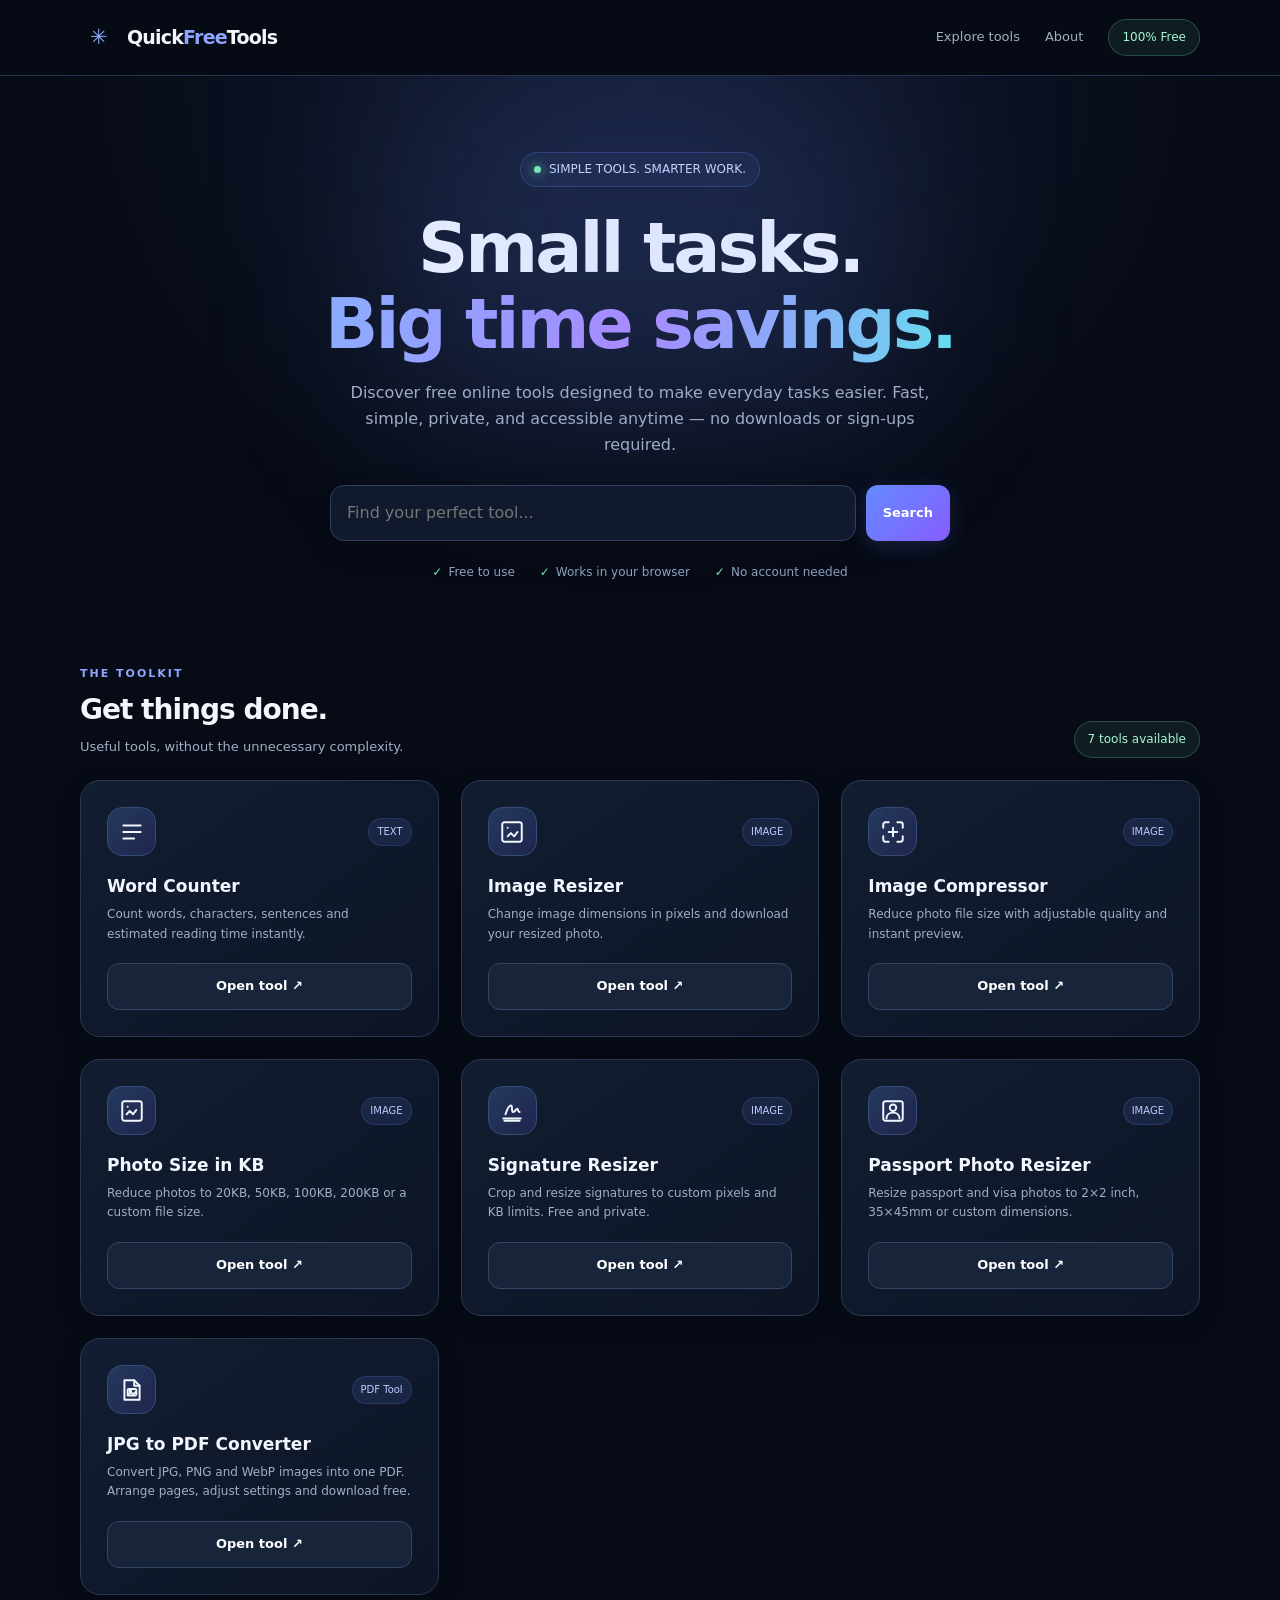
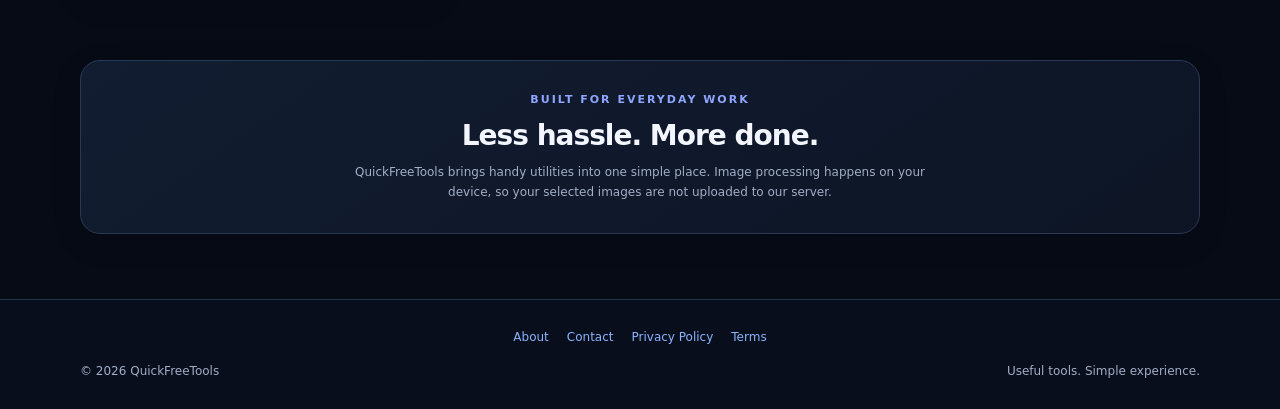
<file: index.html>
<!DOCTYPE html>
<html lang="en">
<head>
<meta charset="UTF-8">
<meta name="viewport" content="width=device-width, initial-scale=1.0">
<meta name="theme-color" content="#080d1b">
<meta name="robots" content="index, follow">
<meta name="description" content="Free online tools to count words, resize & compress images, reduce photo size in KB, resize passport photos, and convert JPG to PDF. Fast, private, and free to use.">
<title>QuickFreeTools — Smart Tools. Zero Cost.</title>
<link rel="canonical" href="https://quickfreetools.github.io/quickfreetools/">

<meta property="og:type" content="website">
<meta property="og:site_name" content="QuickFreeTools">
<meta property="og:title" content="QuickFreeTools - Free Online Tools">
<meta property="og:description" content="Free online tools to count words, resize & compress images, reduce photo size in KB, resize passport photos, and convert JPG to PDF.">
<meta property="og:url" content="https://quickfreetools.github.io/quickfreetools/">
<meta name="twitter:card" content="summary">
<meta name="twitter:title" content="QuickFreeTools - Free Online Tools">
<meta name="twitter:description" content="Free online tools to count words, resize images, compress photos and convert JPG to PDF.">

<script type="application/ld+json">
{
  "@context": "https://schema.org",
  "@type": "WebSite",
  "name": "QuickFreeTools",
  "url": "https://quickfreetools.github.io/quickfreetools/"
}
</script>
<script type="application/ld+json">
{
  "@context": "https://schema.org",
  "@type": "ItemList",
  "itemListElement": [
    {"@type":"SiteNavigationElement","position":1,"name":"Word Counter","url":"https://quickfreetools.github.io/quickfreetools/word-counter.html"},
    {"@type":"SiteNavigationElement","position":2,"name":"Image Resizer","url":"https://quickfreetools.github.io/quickfreetools/image-resizer.html"},
    {"@type":"SiteNavigationElement","position":3,"name":"Image Compressor","url":"https://quickfreetools.github.io/quickfreetools/image-compressor.html"},
    {"@type":"SiteNavigationElement","position":4,"name":"Photo Size in KB","url":"https://quickfreetools.github.io/quickfreetools/photo-size-in-kb.html"},
    {"@type":"SiteNavigationElement","position":5,"name":"Signature Resizer","url":"https://quickfreetools.github.io/quickfreetools/signature-resizer.html"},
    {"@type":"SiteNavigationElement","position":6,"name":"Passport Photo Resizer","url":"https://quickfreetools.github.io/quickfreetools/passport-photo-resizer.html"},
    {"@type":"SiteNavigationElement","position":7,"name":"JPG to PDF Converter","url":"https://quickfreetools.github.io/quickfreetools/jpg-to-pdf.html"}
  ]
}
</script>

<style>
:root{--bg:#080d1b;--panel:#10182a;--panel2:#141f35;--line:#24314a;--text:#f3f6ff;--muted:#98a6c1;--blue:#6485ff;--cyan:#49e0dc;--green:#76e6b2}
*{box-sizing:border-box}
html{scroll-behavior:smooth;scroll-padding-top:90px}
body{margin:0;background:var(--bg);color:var(--text);font-family:Inter,ui-sans-serif,system-ui,-apple-system,Arial,sans-serif;line-height:1.6}
button,input,textarea,select{font:inherit}
button{cursor:pointer}
a{color:inherit;text-decoration:none}
.wrap{width:min(1120px,92%);margin:auto}
nav{height:76px;border-bottom:1px solid var(--line);display:flex;align-items:center;position:sticky;top:0;background:#080d1bf2;backdrop-filter:blur(16px);z-index:10}
.navrow{display:flex;align-items:center;justify-content:space-between;gap:18px}
.logo{display:flex;align-items:center;gap:10px;font-weight:850;font-size:19px;letter-spacing:-.7px}
.logoicon{width:37px;height:37px;display:grid;place-items:center;border-radius:12px;background:linear-gradient(135deg,#6888ff,#48dedb);color:#081020;font-size:21px}
.logo em{font-style:normal;color:#8ea5ff}
.navlinks{display:flex;align-items:center;gap:25px;color:var(--muted);font-size:13px}
.navlinks a:hover{color:white}
.pill{border:1px solid #35466a;border-radius:30px;padding:8px 13px;color:#dce4ff;font-size:12px}
.hero{padding:76px 0 48px;text-align:center;position:relative;overflow:hidden}
.hero:before{content:"";position:absolute;width:500px;height:330px;left:50%;top:5px;transform:translateX(-50%);background:#4967ff20;filter:blur(90px);pointer-events:none}
.eyebrow{display:inline-flex;align-items:center;gap:8px;border:1px solid #30405f;background:#101a2c;border-radius:30px;padding:7px 13px;color:#b9c7ff;font-size:12px;position:relative}
.dot{width:7px;height:7px;border-radius:50%;background:var(--green);box-shadow:0 0 12px #76e6b2}
h1{font-size:clamp(38px,6.5vw,70px);line-height:1.08;letter-spacing:-3px;margin:24px 0 18px;font-weight:850}
.gradient{background:linear-gradient(100deg,#8ea5ff,#55dedb);background-clip:text;-webkit-background-clip:text;color:transparent}
.hero p{max-width:590px;margin:0 auto;color:var(--muted);font-size:16px}
.searchbox{display:flex;gap:10px;max-width:510px;margin:28px auto 0;position:relative}
.searchbox input{min-width:0;flex:1;background:#111a2b;border:1px solid #2c3b57;border-radius:13px;padding:14px 16px;color:white;outline:none}
.searchbox input:focus,textarea:focus,input:focus,select:focus{border-color:var(--blue)}
.btn{border:0;border-radius:11px;padding:12px 17px;background:linear-gradient(135deg,#718aff,#4c68ee);color:white;font-weight:750;font-size:13px;transition:transform .2s,filter .2s}
.btn:hover{filter:brightness(1.12);transform:translateY(-1px)}
.btn.secondary{background:#1a2740;border:1px solid #344563}
.btn:disabled{opacity:.45;cursor:not-allowed;transform:none}
.stats{display:flex;justify-content:center;gap:25px;flex-wrap:wrap;margin-top:22px;color:#91a2bf;font-size:12px}
.stats span:before{content:"✓";color:var(--green);margin-right:6px}
.section{padding:35px 0 65px}
.sectionhead{display:flex;align-items:end;justify-content:space-between;gap:20px;margin-bottom:22px}
.kicker{color:#8fa5ff;font-size:11px;text-transform:uppercase;letter-spacing:2px;font-weight:800}
h2{font-size:28px;letter-spacing:-1px;margin:5px 0}
.sub{color:var(--muted);font-size:13px;margin:0}
.grid{display:grid;grid-template-columns:repeat(3,minmax(0,1fr));gap:17px}
.card{background:linear-gradient(145deg,#121c30,#0e1627);border:1px solid var(--line);border-radius:18px;padding:23px;transition:border-color .2s,transform .2s;min-width:0}
.card:hover{border-color:#536cba;transform:translateY(-3px)}
.cardtop{display:flex;justify-content:space-between;align-items:center}
.toolicon{width:49px;height:49px;border-radius:15px;display:grid;place-items:center;font-size:24px;background:#202e51}
.tag{font-size:10px;color:#8ce7d4;background:#12312f;padding:5px 8px;border-radius:20px}
.card h3{font-size:17px;margin:17px 0 5px}
.card p{font-size:12px;color:var(--muted);min-height:40px;margin:0 0 18px}
.card .btn{display:block;width:100%;text-align:center}
.empty{color:var(--muted);font-size:13px;padding:12px 0}
footer{border-top:1px solid var(--line);padding:28px 0;color:var(--muted);font-size:12px}
.footerrow{display:flex;justify-content:space-between;gap:15px;flex-wrap:wrap}
.footerlinks{display:flex;gap:18px;flex-wrap:wrap;justify-content:center;margin-bottom:14px;font-size:12px}
.footerlinks a{color:#8ab4ff}
.footerlinks a:hover{color:white}
.skip-link{position:absolute;left:-999px;top:auto;background:var(--blue);color:white;padding:10px 16px;border-radius:8px;z-index:100}
.skip-link:focus{left:16px;top:16px}
@media(max-width:700px){.navlinks{gap:12px}.navlinks .hide{display:none}.hero{padding-top:55px}h1{letter-spacing:-1.8px}.grid{grid-template-columns:1fr}.card{padding:20px}.card p{min-height:0}.sectionhead{align-items:start;flex-direction:column}.stats{gap:12px}}
</style>
<link rel="stylesheet" href="premium.css">
</head>
<body>
<a class="skip-link" href="#main-content">Skip to main content</a>

<nav>
  <div class="wrap navrow">
    <a class="logo" href="./" aria-label="QuickFreeTools home"><span class="logoicon">✳</span><span>Quick<em>Free</em>Tools</span></a>
    <div class="navlinks">
      <a href="#tools">Explore tools</a>
      <a class="hide" href="about.html">About</a>
      <span class="pill">100% Free</span>
    </div>
  </div>
</nav>

<header class="hero">
  <div class="wrap">
    <div class="eyebrow"><span class="dot"></span> SIMPLE TOOLS. SMARTER WORK.</div>
    <h1>Small tasks.<br><span class="gradient">Big time savings.</span></h1>
<p>
Discover free online tools designed to make everyday tasks easier.
Fast, simple, private, and accessible anytime —
no downloads or sign-ups required.
</p>
    <div class="searchbox">
      <input id="search" type="search" placeholder="Find your perfect tool..." aria-label="Search tools">
      <button class="btn" onclick="searchTools()">Search</button>
    </div>
    <div class="stats"><span>Free to use</span><span>Works in your browser</span><span>No account needed</span></div>
  </div>
</header>

<main class="wrap" id="main-content">
<section class="section" id="tools">
  <div class="sectionhead">
    <div><div class="kicker">THE TOOLKIT</div><h2>Get things done.</h2><p class="sub">Useful tools, without the unnecessary complexity.</p></div>
    <span class="pill" id="toolcount">7 tools available</span>
  </div>
  <div class="grid" id="toolgrid">

    <article class="card" data-name="word counter text character sentence reading time">
      <div class="cardtop"><div class="toolicon">
  <svg width="26" height="26" viewBox="0 0 24 24" fill="none" stroke="currentColor" stroke-width="1.8" stroke-linecap="round" stroke-linejoin="round" aria-hidden="true">
    <path d="M4 6h16M4 12h16M4 18h10"/>
  </svg>
</div><span class="tag">TEXT</span></div>
      <h3>Word Counter</h3>
      <p>Count words, characters, sentences and estimated reading time instantly.</p>
      <a class="btn secondary" href="word-counter.html">Open tool ↗</a>
    </article>

    <article class="card" data-name="image resizer resize photo pixels dimensions jpg png webp">
      <div class="cardtop"><div class="toolicon">
  <svg width="26" height="26" viewBox="0 0 24 24" fill="none" stroke="currentColor" stroke-width="1.8" stroke-linecap="round" stroke-linejoin="round" aria-hidden="true">
    <rect x="3" y="3" width="18" height="18" rx="2"/>
    <path d="M8 16l3-3 3 3 3-4"/>
    <path d="M8 8h.01"/>
  </svg>
</div><span class="tag">IMAGE</span></div>
      <h3>Image Resizer</h3>
      <p>Change image dimensions in pixels and download your resized photo.</p>
      <a class="btn secondary" href="image-resizer.html">Open tool ↗</a>
    </article>

    <article class="card" data-name="image compressor compress reduce file size photo quality jpg webp">
      <div class="cardtop"><div class="toolicon">
  <svg width="26" height="26" viewBox="0 0 24 24" fill="none" stroke="currentColor" stroke-width="1.8" stroke-linecap="round" stroke-linejoin="round" aria-hidden="true">
    <path d="M8 3H5a2 2 0 0 0-2 2v3"/>
    <path d="M16 3h3a2 2 0 0 1 2 2v3"/>
    <path d="M3 16v3a2 2 0 0 0 2 2h3"/>
    <path d="M21 16v3a2 2 0 0 1-2 2h-3"/>
    <path d="M8 12h8M12 8v8"/>
  </svg>
</div><span class="tag">IMAGE</span></div>
      <h3>Image Compressor</h3>
      <p>Reduce photo file size with adjustable quality and instant preview.</p>
      <a class="btn secondary" href="image-compressor.html">Open tool ↗</a>
    </article>

    <article class="card" data-name="photo size in kb converter reduce image 20kb 50kb 100kb 200kb">
      <div class="cardtop"><div class="toolicon">
<svg width="26" height="26" viewBox="0 0 24 24" fill="none" stroke="currentColor" stroke-width="1.8" stroke-linecap="round" stroke-linejoin="round" aria-hidden="true">
<rect x="3" y="3" width="18" height="18" rx="2"/>
<path d="M7 15l3-3 3 3 3-4"/>
<path d="M8 8h.01"/>
</svg>
</div><span class="tag">IMAGE</span></div>
      <h3>Photo Size in KB</h3>
      <p>Reduce photos to 20KB, 50KB, 100KB, 200KB or a custom file size.</p>
      <a class="btn secondary" href="photo-size-in-kb.html">Open tool ↗</a>
    </article>

    <article class="card" data-name="signature resizer resize signature online crop signature pixels kb">
      <div class="cardtop"><div class="toolicon">
<svg width="26" height="26" viewBox="0 0 24 24" fill="none" stroke="currentColor" stroke-width="1.8" stroke-linecap="round" stroke-linejoin="round" aria-hidden="true">
<path d="M4 19h16"/>
<path d="M6 15c2-6 4-8 5-8 2 0 0 6 2 6 1 0 3-3 4-3 1 0 0 3 2 3"/>
<path d="M5 21h14"/>
</svg>
</div><span class="tag">IMAGE</span></div>
      <h3>Signature Resizer</h3>
      <p>Crop and resize signatures to custom pixels and KB limits. Free and private.</p>
      <a class="btn secondary" href="signature-resizer.html">Open tool ↗</a>
    </article>

    <article class="card" data-name="passport photo resizer visa photo maker 2x2 inch 35x45mm resize passport image">
      <div class="cardtop"><div class="toolicon">
<svg width="26" height="26" viewBox="0 0 24 24" fill="none" stroke="currentColor" stroke-width="1.8" stroke-linecap="round" stroke-linejoin="round" aria-hidden="true">
<rect x="3" y="3" width="18" height="18" rx="2"/>
<circle cx="12" cy="9" r="3"/>
<path d="M6 19c0-3.5 2.5-5.5 6-5.5s6 2 6 5.5"/>
</svg>
</div><span class="tag">IMAGE</span></div>
      <h3>Passport Photo Resizer</h3>
      <p>Resize passport and visa photos to 2×2 inch, 35×45mm or custom dimensions.</p>
      <a class="btn secondary" href="passport-photo-resizer.html">Open tool ↗</a>
    </article>

    <article class="card" data-name="jpg to pdf converter image to pdf png to pdf webp to pdf combine images">
      <div class="cardtop"><div class="toolicon">
      <svg width="26" height="26" viewBox="0 0 24 24" fill="none" stroke="currentColor" stroke-width="1.8" stroke-linecap="round" stroke-linejoin="round" aria-hidden="true">
        <path d="M5 3h9l5 5v13H5z"/>
        <path d="M14 3v5h5"/>
        <rect x="8" y="11" width="8" height="6" rx="1"/>
        <circle cx="10.5" cy="13" r=".7" fill="currentColor"/>
        <path d="m8 17 3-3 2 2 2-2 1 1"/>
      </svg>
    </div><span class="tag">PDF Tool</span></div>
      <h3>JPG to PDF Converter</h3>
      <p>Convert JPG, PNG and WebP images into one PDF. Arrange pages, adjust settings and download free.</p>
      <a class="btn secondary" href="jpg-to-pdf.html">Open tool ↗</a>
    </article>

  </div>
  <p id="noresults" class="empty" hidden>No matching tools found. Try another search.</p>
</section>

<section class="section" id="about" style="padding-top:0">
  <div class="card" style="text-align:center;padding:30px">
    <div class="kicker">BUILT FOR EVERYDAY WORK</div>
    <h2>Less hassle. More done.</h2>
    <p class="sub" style="max-width:580px;margin:0 auto">QuickFreeTools brings handy utilities into one simple place. Image processing happens on your device, so your selected images are not uploaded to our server.</p>
  </div>
</section>
</main>

<footer>
  <div class="wrap">
    <div class="footerlinks">
      <a href="about.html">About</a>
      <a href="contact.html">Contact</a>
      <a href="privacy-policy.html">Privacy Policy</a>
      <a href="terms.html">Terms</a>
    </div>
    <div class="footerrow">
      <span>© <span id="year"></span> QuickFreeTools</span>
      <span>Useful tools. Simple experience.</span>
    </div>
  </div>
</footer>

<script>
const $=id=>document.getElementById(id);
$('year').textContent=new Date().getFullYear();

const toolCountEl=$('toolcount');
if(toolCountEl){
  const count=document.querySelectorAll('#toolgrid .card').length;
  toolCountEl.textContent=count+' tools available';
}

function searchTools(){
  const q=$('search').value.trim().toLowerCase();
  let found=0;
  document.querySelectorAll('#toolgrid .card').forEach(card=>{
    const match=(card.dataset.name+' '+card.textContent).toLowerCase().includes(q);
    card.style.display=match?'':'none';
    if(match)found++;
  });
  $('noresults').hidden=found!==0;
}
$('search').addEventListener('input',searchTools);
$('search').addEventListener('keydown',e=>{if(e.key==='Enter')searchTools()});
</script>
</body>
</html>
</file>
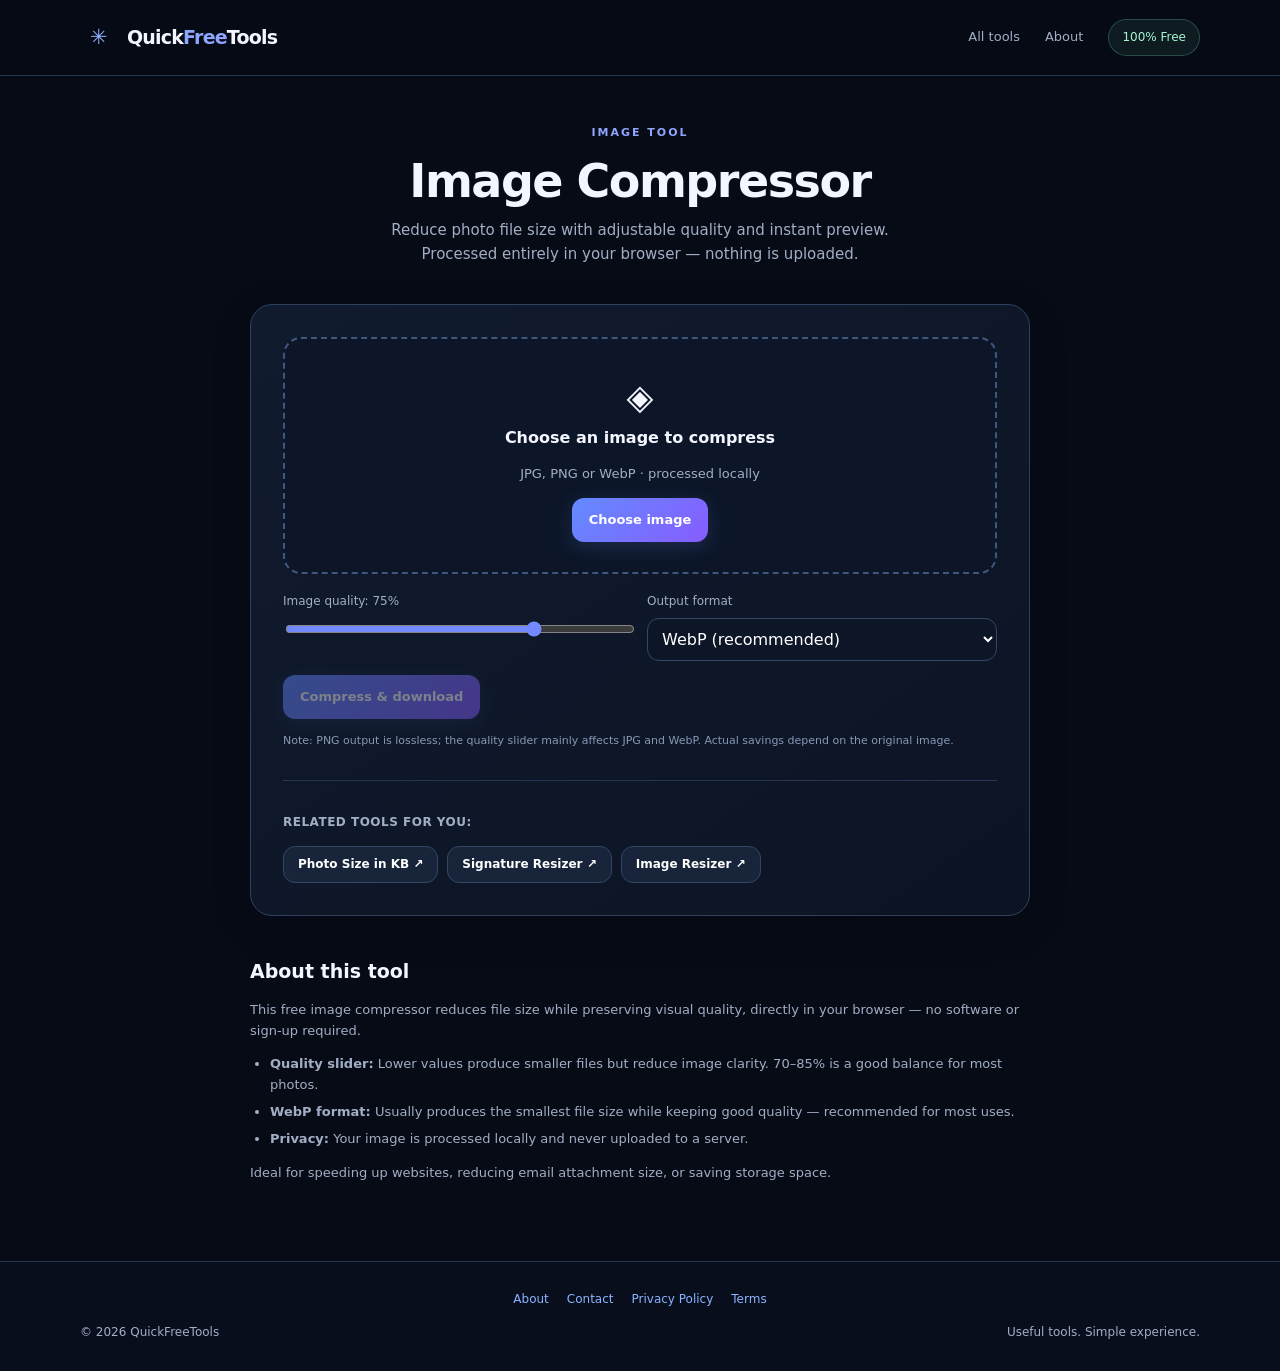
<file: image-compressor.html>
<!DOCTYPE html>
<html lang="en">
<head>
<meta charset="UTF-8">
<meta name="viewport" content="width=device-width, initial-scale=1.0">
<meta name="theme-color" content="#080d1b">
<meta name="robots" content="index, follow">
<meta name="description" content="Free online image compressor. Reduce photo file size with adjustable quality and instant preview. Supports JPG, PNG and WebP. Fast, private and no sign-up needed.">
<title>Image Compressor — Compress Photos Online Free | QuickFreeTools</title>
<link rel="canonical" href="https://quickfreetools.github.io/quickfreetools/image-compressor.html">

<meta property="og:type" content="website">
<meta property="og:site_name" content="QuickFreeTools">
<meta property="og:title" content="Image Compressor — Free Online Tool">
<meta property="og:description" content="Reduce photo file size with adjustable quality and instant preview. Free, private and easy to use.">
<meta property="og:url" content="https://quickfreetools.github.io/quickfreetools/image-compressor.html">
<meta name="twitter:card" content="summary">
<meta name="twitter:title" content="Image Compressor — Free Online Tool">
<meta name="twitter:description" content="Reduce photo file size with adjustable quality and instant preview.">

<script type="application/ld+json">
{
  "@context": "https://schema.org",
  "@type": "WebApplication",
  "name": "Image Compressor",
  "url": "https://quickfreetools.github.io/quickfreetools/image-compressor.html",
  "applicationCategory": "UtilityApplication",
  "operatingSystem": "Any",
  "offers": {
    "@type": "Offer",
    "price": "0",
    "priceCurrency": "USD"
  },
  "description": "Free online image compressor tool. Reduce photo file size with adjustable quality and instant preview."
}
</script>

<style>
:root{--bg:#080d1b;--panel:#10182a;--panel2:#141f35;--line:#24314a;--text:#f3f6ff;--muted:#98a6c1;--blue:#6485ff;--cyan:#49e0dc;--green:#76e6b2}
*{box-sizing:border-box}
html{scroll-behavior:smooth;scroll-padding-top:90px}
body{margin:0;background:var(--bg);color:var(--text);font-family:Inter,ui-sans-serif,system-ui,-apple-system,Arial,sans-serif;line-height:1.6}
button,input,textarea,select{font:inherit}
button{cursor:pointer}
a{color:inherit;text-decoration:none}
.wrap{width:min(1120px,92%);margin:auto}
nav{height:76px;border-bottom:1px solid var(--line);display:flex;align-items:center;position:sticky;top:0;background:#080d1bf2;backdrop-filter:blur(16px);z-index:10}
.navrow{display:flex;align-items:center;justify-content:space-between;gap:18px}
.logo{display:flex;align-items:center;gap:10px;font-weight:850;font-size:19px;letter-spacing:-.7px}
.logoicon{width:37px;height:37px;display:grid;place-items:center;border-radius:12px;background:linear-gradient(135deg,#6888ff,#48dedb);color:#081020;font-size:21px}
.logo em{font-style:normal;color:#8ea5ff}
.navlinks{display:flex;align-items:center;gap:25px;color:var(--muted);font-size:13px}
.navlinks a:hover{color:white}
.pill{border:1px solid #35466a;border-radius:30px;padding:8px 13px;color:#dce4ff;font-size:12px}
.pagehead{padding:48px 0 28px;text-align:center}
.kicker{color:#8fa5ff;font-size:11px;text-transform:uppercase;letter-spacing:2px;font-weight:800}
h1{font-size:clamp(30px,5vw,46px);line-height:1.1;letter-spacing:-1.5px;margin:14px 0 12px;font-weight:850}
.pagehead p{max-width:560px;margin:0 auto;color:var(--muted);font-size:15px}
.section{padding:10px 0 65px}
.btn{border:0;border-radius:11px;padding:12px 17px;background:linear-gradient(135deg,#718aff,#4c68ee);color:white;font-weight:750;font-size:13px;transition:transform .2s,filter .2s}
.btn:hover{filter:brightness(1.12);transform:translateY(-1px)}
.btn.secondary{background:#1a2740;border:1px solid #344563}
.btn:disabled{opacity:.45;cursor:not-allowed;transform:none}
.toolpanel{background:#10192b;border:1px solid #293853;border-radius:20px;padding:clamp(18px,4vw,32px);max-width:780px;margin:0 auto}
.dropzone{border:1px dashed #53658a;border-radius:15px;padding:30px 15px;text-align:center;background:#0b1425}
.dropzone .bigicon{font-size:35px}
.dropzone p{font-size:13px;color:var(--muted)}
.filelabel{display:inline-block;cursor:pointer}
.filelabel input{display:none}
.imagepreview{display:none;max-width:100%;max-height:300px;object-fit:contain;margin:18px auto;border-radius:10px}
.sub{color:var(--muted);font-size:13px;margin:0}
.options{display:grid;grid-template-columns:repeat(2,minmax(0,1fr));gap:14px;margin-top:18px}
.option label{display:block;color:var(--muted);font-size:12px;margin-bottom:6px}
.option input,.option select{width:100%;background:#080f1e;color:white;border:1px solid #2a3955;border-radius:10px;padding:10px}
.option input:focus,.option select:focus{border-color:var(--blue);outline:none}
.option input[type=range]{padding:0;accent-color:#738aff}
.rowtools{display:flex;gap:9px;flex-wrap:wrap;margin-top:14px}
.status{color:var(--green);font-size:13px;margin-top:13px;overflow-wrap:anywhere}
.notice{font-size:11px;color:#8798b5;margin-top:13px}
.related{margin-top:30px;border-top:1px solid var(--line);padding-top:20px;text-align:left}
.related p{font-size:12px;color:var(--muted);margin-bottom:12px;font-weight:700;letter-spacing:.5px}
.related .rowtools a{font-size:12px;padding:8px 14px;margin:0}
.infoblock{max-width:780px;margin:40px auto 0;color:var(--muted);font-size:13px}
.infoblock h2{color:var(--text);font-size:19px;margin-bottom:10px}
.infoblock ul{padding-left:20px}
.infoblock li{margin-bottom:6px}
footer{border-top:1px solid var(--line);padding:28px 0;color:var(--muted);font-size:12px}
.footerrow{display:flex;justify-content:space-between;gap:15px;flex-wrap:wrap}
.footerlinks{display:flex;gap:18px;flex-wrap:wrap;justify-content:center;margin-bottom:14px;font-size:12px}
.footerlinks a{color:#8ab4ff}
.footerlinks a:hover{color:white}
.skip-link{position:absolute;left:-999px;top:auto;background:var(--blue);color:white;padding:10px 16px;border-radius:8px;z-index:100}
.skip-link:focus{left:16px;top:16px}
@media(max-width:700px){.navlinks{gap:12px}.navlinks .hide{display:none}.options{grid-template-columns:1fr}}
</style>
<link rel="stylesheet" href="premium.css">
</head>
<body>
<a class="skip-link" href="#main-content">Skip to main content</a>

<nav>
  <div class="wrap navrow">
    <a class="logo" href="./" aria-label="QuickFreeTools home"><span class="logoicon">✳</span><span>Quick<em>Free</em>Tools</span></a>
    <div class="navlinks">
      <a href="./#tools">All tools</a>
      <a class="hide" href="about.html">About</a>
      <span class="pill">100% Free</span>
    </div>
  </div>
</nav>

<header class="pagehead">
  <div class="wrap">
    <div class="kicker">IMAGE TOOL</div>
    <h1>Image Compressor</h1>
    <p>Reduce photo file size with adjustable quality and instant preview. Processed entirely in your browser — nothing is uploaded.</p>
  </div>
</header>

<main class="wrap" id="main-content">
<section class="section">
  <div class="toolpanel">
    <div class="dropzone">
      <div class="bigicon">◈</div>
      <strong>Choose an image to compress</strong>
      <p>JPG, PNG or WebP · processed locally</p>
      <label class="btn filelabel">Choose image<input id="compressFile" type="file" accept="image/*"></label>
    </div>
    <img id="compressPreview" class="imagepreview" alt="Image compression preview">
    <p id="compressInfo" class="sub"></p>
    <div class="options">
      <div class="option"><label for="quality">Image quality: <span id="qualityValue">75%</span></label><input id="quality" type="range" min="10" max="100" value="75"></div>
      <div class="option"><label for="compressFormat">Output format</label><select id="compressFormat"><option value="image/webp">WebP (recommended)</option><option value="image/jpeg">JPG</option><option value="image/png">PNG</option></select></div>
    </div>
    <div class="rowtools"><button class="btn" id="compressBtn" onclick="processImage()" disabled>Compress & download</button></div>
    <p id="compressStatus" class="status" role="status"></p>
    <p class="notice">Note: PNG output is lossless; the quality slider mainly affects JPG and WebP. Actual savings depend on the original image.</p>

    <div class="related">
      <p>RELATED TOOLS FOR YOU:</p>
      <div class="rowtools">
        <a href="photo-size-in-kb.html" class="btn secondary">Photo Size in KB ↗</a>
        <a href="signature-resizer.html" class="btn secondary">Signature Resizer ↗</a>
        <a href="image-resizer.html" class="btn secondary">Image Resizer ↗</a>
      </div>
    </div>
  </div>

  <div class="infoblock">
    <h2>About this tool</h2>
    <p>This free image compressor reduces file size while preserving visual quality, directly in your browser — no software or sign-up required.</p>
    <ul>
      <li><strong>Quality slider:</strong> Lower values produce smaller files but reduce image clarity. 70–85% is a good balance for most photos.</li>
      <li><strong>WebP format:</strong> Usually produces the smallest file size while keeping good quality — recommended for most uses.</li>
      <li><strong>Privacy:</strong> Your image is processed locally and never uploaded to a server.</li>
    </ul>
    <p>Ideal for speeding up websites, reducing email attachment size, or saving storage space.</p>
  </div>
</section>
</main>

<footer>
  <div class="wrap">
    <div class="footerlinks">
      <a href="about.html">About</a>
      <a href="contact.html">Contact</a>
      <a href="privacy-policy.html">Privacy Policy</a>
      <a href="terms.html">Terms</a>
    </div>
    <div class="footerrow">
      <span>© <span id="year"></span> QuickFreeTools</span>
      <span>Useful tools. Simple experience.</span>
    </div>
  </div>
</footer>

<script>
const $=id=>document.getElementById(id);
$('year').textContent=new Date().getFullYear();

let imgState=null;

function formatBytes(n){
  if(n<1024)return n+' B';
  if(n<1048576)return (n/1024).toFixed(1)+' KB';
  return (n/1048576).toFixed(2)+' MB';
}
function loadImage(file){
  return new Promise((resolve,reject)=>{
    if(!file||!file.type.startsWith('image/')){reject(new Error('Please select a valid image.'));return}
    const url=URL.createObjectURL(file),img=new Image();
    img.onload=()=>resolve({img,url,file});
    img.onerror=()=>{URL.revokeObjectURL(url);reject(new Error('This image could not be opened.'))};
    img.src=url;
  });
}
async function selectImage(file){
  const status=$('compressStatus');
  status.textContent='';
  if(!file)return;
  try{
    const result=await loadImage(file);
    if(imgState?.url)URL.revokeObjectURL(imgState.url);
    imgState=result;
    $('compressPreview').src=result.url;
    $('compressPreview').style.display='block';
    $('compressInfo').textContent=`Original: ${result.img.naturalWidth} × ${result.img.naturalHeight} px · ${formatBytes(file.size)}`;
    if(file.size>25*1024*1024){
      $('compressInfo').textContent+=' · Large file, processing may take a moment.';
    }
    $('compressBtn').disabled=false;
  }catch(e){
    if(file.type && file.type.toLowerCase().includes('heic')){
      status.textContent='HEIC photos are not supported by browsers yet. Please convert to JPG first.';
    }else{
      status.textContent=e.message;
    }
  }
}
$('compressFile').addEventListener('change',e=>selectImage(e.target.files[0]));
$('quality').addEventListener('input',()=>{$('qualityValue').textContent=$('quality').value+'%'});

async function processImage(){
  const s=imgState,status=$('compressStatus'),btn=$('compressBtn');
  if(!s)return;
  const w=s.img.naturalWidth,h=s.img.naturalHeight;
  const format=$('compressFormat').value,quality=Number($('quality').value)/100;
  if(w*h>40000000){status.textContent='That output is very large. This image cannot be processed.';return}
  btn.disabled=true;status.textContent='Processing image…';
  try{
    const canvas=document.createElement('canvas');
    canvas.width=w;canvas.height=h;
    const ctx=canvas.getContext('2d');
    if(format==='image/jpeg'){ctx.fillStyle='#ffffff';ctx.fillRect(0,0,w,h)}
    ctx.drawImage(s.img,0,0,w,h);
    const blob=await new Promise((resolve,reject)=>{
      canvas.toBlob(b=>b?resolve(b):reject(new Error('Could not create output. Try another format.')),format,quality);
    });
    let ext=format==='image/jpeg'?'jpg':format==='image/png'?'png':'webp';
    const url=URL.createObjectURL(blob);
    const a=document.createElement('a');
    a.href=url;a.download=`quickfreetools-compress.${ext}`;
    document.body.appendChild(a);a.click();a.remove();
    setTimeout(()=>URL.revokeObjectURL(url),1500);
    status.textContent=`Done! Original ${formatBytes(s.file.size)} · New ${formatBytes(blob.size)} · ${blob.size<s.file.size?Math.round((1-blob.size/s.file.size)*100)+'% smaller':'output is not smaller this time'}.`;
  }catch(e){status.textContent=e.message||'Something went wrong. Please try again.'}
  finally{btn.disabled=false}
}
</script>
</body>
</html>
</file>
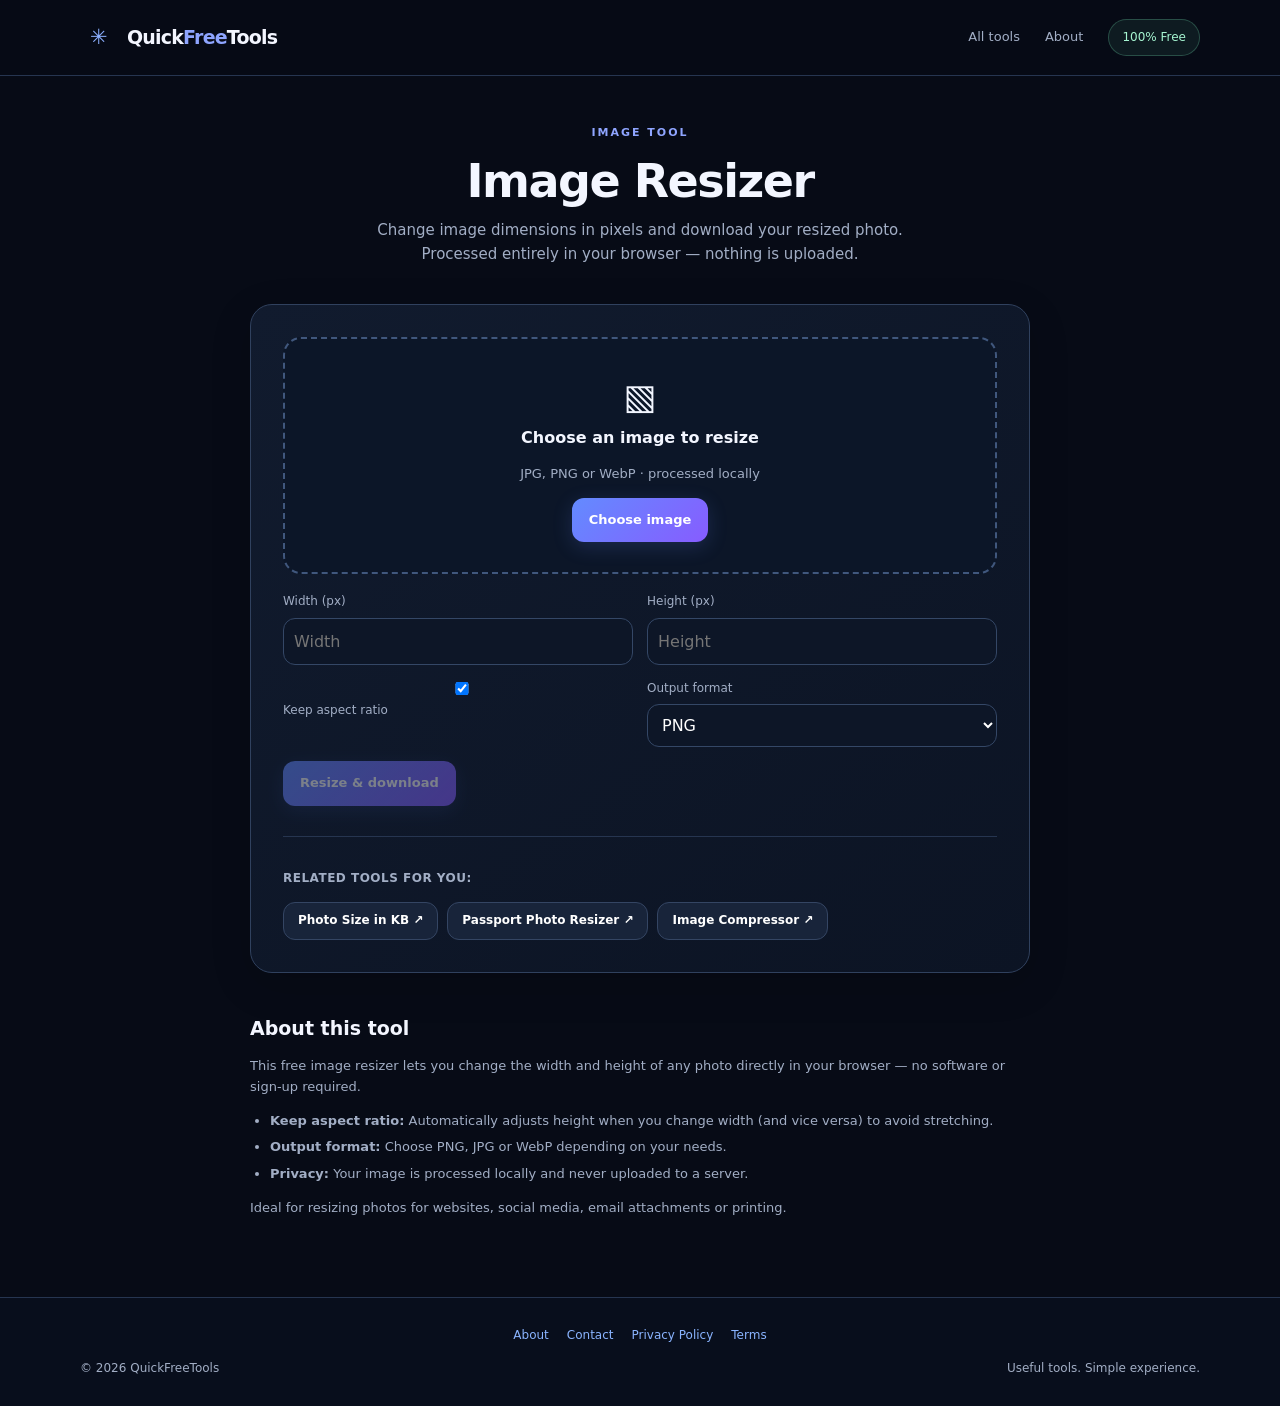
<file: image-resizer.html>
<!DOCTYPE html>
<html lang="en">
<head>
<meta charset="UTF-8">
<meta name="viewport" content="width=device-width, initial-scale=1.0">
<meta name="theme-color" content="#080d1b">
<meta name="robots" content="index, follow">
<meta name="description" content="Free online image resizer. Change image dimensions in pixels and download instantly. Supports JPG, PNG and WebP. Fast, private and no sign-up needed.">
<title>Image Resizer — Resize Photos Online Free | QuickFreeTools</title>
<link rel="canonical" href="https://quickfreetools.github.io/quickfreetools/image-resizer.html">

<meta property="og:type" content="website">
<meta property="og:site_name" content="QuickFreeTools">
<meta property="og:title" content="Image Resizer — Free Online Tool">
<meta property="og:description" content="Change image dimensions in pixels and download your resized photo. Free, private and easy to use.">
<meta property="og:url" content="https://quickfreetools.github.io/quickfreetools/image-resizer.html">
<meta name="twitter:card" content="summary">
<meta name="twitter:title" content="Image Resizer — Free Online Tool">
<meta name="twitter:description" content="Change image dimensions in pixels and download your resized photo.">

<script type="application/ld+json">
{
  "@context": "https://schema.org",
  "@type": "WebApplication",
  "name": "Image Resizer",
  "url": "https://quickfreetools.github.io/quickfreetools/image-resizer.html",
  "applicationCategory": "UtilityApplication",
  "operatingSystem": "Any",
  "offers": {
    "@type": "Offer",
    "price": "0",
    "priceCurrency": "USD"
  },
  "description": "Free online image resizer tool. Change image dimensions in pixels and download instantly."
}
</script>

<style>
:root{--bg:#080d1b;--panel:#10182a;--panel2:#141f35;--line:#24314a;--text:#f3f6ff;--muted:#98a6c1;--blue:#6485ff;--cyan:#49e0dc;--green:#76e6b2}
*{box-sizing:border-box}
html{scroll-behavior:smooth;scroll-padding-top:90px}
body{margin:0;background:var(--bg);color:var(--text);font-family:Inter,ui-sans-serif,system-ui,-apple-system,Arial,sans-serif;line-height:1.6}
button,input,textarea,select{font:inherit}
button{cursor:pointer}
a{color:inherit;text-decoration:none}
.wrap{width:min(1120px,92%);margin:auto}
nav{height:76px;border-bottom:1px solid var(--line);display:flex;align-items:center;position:sticky;top:0;background:#080d1bf2;backdrop-filter:blur(16px);z-index:10}
.navrow{display:flex;align-items:center;justify-content:space-between;gap:18px}
.logo{display:flex;align-items:center;gap:10px;font-weight:850;font-size:19px;letter-spacing:-.7px}
.logoicon{width:37px;height:37px;display:grid;place-items:center;border-radius:12px;background:linear-gradient(135deg,#6888ff,#48dedb);color:#081020;font-size:21px}
.logo em{font-style:normal;color:#8ea5ff}
.navlinks{display:flex;align-items:center;gap:25px;color:var(--muted);font-size:13px}
.navlinks a:hover{color:white}
.pill{border:1px solid #35466a;border-radius:30px;padding:8px 13px;color:#dce4ff;font-size:12px}
.pagehead{padding:48px 0 28px;text-align:center}
.kicker{color:#8fa5ff;font-size:11px;text-transform:uppercase;letter-spacing:2px;font-weight:800}
h1{font-size:clamp(30px,5vw,46px);line-height:1.1;letter-spacing:-1.5px;margin:14px 0 12px;font-weight:850}
.pagehead p{max-width:560px;margin:0 auto;color:var(--muted);font-size:15px}
.section{padding:10px 0 65px}
.btn{border:0;border-radius:11px;padding:12px 17px;background:linear-gradient(135deg,#718aff,#4c68ee);color:white;font-weight:750;font-size:13px;transition:transform .2s,filter .2s}
.btn:hover{filter:brightness(1.12);transform:translateY(-1px)}
.btn.secondary{background:#1a2740;border:1px solid #344563}
.btn:disabled{opacity:.45;cursor:not-allowed;transform:none}
.toolpanel{background:#10192b;border:1px solid #293853;border-radius:20px;padding:clamp(18px,4vw,32px);max-width:780px;margin:0 auto}
.dropzone{border:1px dashed #53658a;border-radius:15px;padding:30px 15px;text-align:center;background:#0b1425}
.dropzone .bigicon{font-size:35px}
.dropzone p{font-size:13px;color:var(--muted)}
.filelabel{display:inline-block;cursor:pointer}
.filelabel input{display:none}
.imagepreview{display:none;max-width:100%;max-height:300px;object-fit:contain;margin:18px auto;border-radius:10px}
.sub{color:var(--muted);font-size:13px;margin:0}
.options{display:grid;grid-template-columns:repeat(2,minmax(0,1fr));gap:14px;margin-top:18px}
.option label{display:block;color:var(--muted);font-size:12px;margin-bottom:6px}
.option input,.option select{width:100%;background:#080f1e;color:white;border:1px solid #2a3955;border-radius:10px;padding:10px}
.option input:focus,.option select:focus{border-color:var(--blue);outline:none}
.inline-check{width:auto;margin-right:6px}
.rowtools{display:flex;gap:9px;flex-wrap:wrap;margin-top:14px}
.status{color:var(--green);font-size:13px;margin-top:13px;overflow-wrap:anywhere}
.related{margin-top:30px;border-top:1px solid var(--line);padding-top:20px;text-align:left}
.related p{font-size:12px;color:var(--muted);margin-bottom:12px;font-weight:700;letter-spacing:.5px}
.related .rowtools a{font-size:12px;padding:8px 14px;margin:0}
.infoblock{max-width:780px;margin:40px auto 0;color:var(--muted);font-size:13px}
.infoblock h2{color:var(--text);font-size:19px;margin-bottom:10px}
.infoblock ul{padding-left:20px}
.infoblock li{margin-bottom:6px}
footer{border-top:1px solid var(--line);padding:28px 0;color:var(--muted);font-size:12px}
.footerrow{display:flex;justify-content:space-between;gap:15px;flex-wrap:wrap}
.footerlinks{display:flex;gap:18px;flex-wrap:wrap;justify-content:center;margin-bottom:14px;font-size:12px}
.footerlinks a{color:#8ab4ff}
.footerlinks a:hover{color:white}
.skip-link{position:absolute;left:-999px;top:auto;background:var(--blue);color:white;padding:10px 16px;border-radius:8px;z-index:100}
.skip-link:focus{left:16px;top:16px}
@media(max-width:700px){.navlinks{gap:12px}.navlinks .hide{display:none}.options{grid-template-columns:1fr}}
</style>
<link rel="stylesheet" href="premium.css">
</head>
<body>
<a class="skip-link" href="#main-content">Skip to main content</a>

<nav>
  <div class="wrap navrow">
    <a class="logo" href="./" aria-label="QuickFreeTools home"><span class="logoicon">✳</span><span>Quick<em>Free</em>Tools</span></a>
    <div class="navlinks">
      <a href="./#tools">All tools</a>
      <a class="hide" href="about.html">About</a>
      <span class="pill">100% Free</span>
    </div>
  </div>
</nav>

<header class="pagehead">
  <div class="wrap">
    <div class="kicker">IMAGE TOOL</div>
    <h1>Image Resizer</h1>
    <p>Change image dimensions in pixels and download your resized photo. Processed entirely in your browser — nothing is uploaded.</p>
  </div>
</header>

<main class="wrap" id="main-content">
<section class="section">
  <div class="toolpanel">
    <div class="dropzone">
      <div class="bigicon">▧</div>
      <strong>Choose an image to resize</strong>
      <p>JPG, PNG or WebP · processed locally</p>
      <label class="btn filelabel">Choose image<input id="resizeFile" type="file" accept="image/*"></label>
    </div>
    <img id="resizePreview" class="imagepreview" alt="Image resize preview">
    <p id="resizeInfo" class="sub"></p>
    <div class="options">
      <div class="option"><label for="resizeW">Width (px)</label><input id="resizeW" type="number" min="1" max="10000" placeholder="Width"></div>
      <div class="option"><label for="resizeH">Height (px)</label><input id="resizeH" type="number" min="1" max="10000" placeholder="Height"></div>
      <div class="option"><label><input id="keepRatio" type="checkbox" checked class="inline-check">Keep aspect ratio</label></div>
      <div class="option"><label for="resizeFormat">Output format</label><select id="resizeFormat"><option value="image/png">PNG</option><option value="image/jpeg">JPG</option><option value="image/webp">WebP</option></select></div>
    </div>
    <div class="rowtools"><button class="btn" id="resizeBtn" onclick="processImage()" disabled>Resize & download</button></div>
    <p id="resizeStatus" class="status" role="status"></p>

    <div class="related">
      <p>RELATED TOOLS FOR YOU:</p>
      <div class="rowtools">
        <a href="photo-size-in-kb.html" class="btn secondary">Photo Size in KB ↗</a>
        <a href="passport-photo-resizer.html" class="btn secondary">Passport Photo Resizer ↗</a>
        <a href="image-compressor.html" class="btn secondary">Image Compressor ↗</a>
      </div>
    </div>
  </div>

  <div class="infoblock">
    <h2>About this tool</h2>
    <p>This free image resizer lets you change the width and height of any photo directly in your browser — no software or sign-up required.</p>
    <ul>
      <li><strong>Keep aspect ratio:</strong> Automatically adjusts height when you change width (and vice versa) to avoid stretching.</li>
      <li><strong>Output format:</strong> Choose PNG, JPG or WebP depending on your needs.</li>
      <li><strong>Privacy:</strong> Your image is processed locally and never uploaded to a server.</li>
    </ul>
    <p>Ideal for resizing photos for websites, social media, email attachments or printing.</p>
  </div>
</section>
</main>

<footer>
  <div class="wrap">
    <div class="footerlinks">
      <a href="about.html">About</a>
      <a href="contact.html">Contact</a>
      <a href="privacy-policy.html">Privacy Policy</a>
      <a href="terms.html">Terms</a>
    </div>
    <div class="footerrow">
      <span>© <span id="year"></span> QuickFreeTools</span>
      <span>Useful tools. Simple experience.</span>
    </div>
  </div>
</footer>

<script>
const $=id=>document.getElementById(id);
$('year').textContent=new Date().getFullYear();

let imgState=null;

function formatBytes(n){
  if(n<1024)return n+' B';
  if(n<1048576)return (n/1024).toFixed(1)+' KB';
  return (n/1048576).toFixed(2)+' MB';
}
function loadImage(file){
  return new Promise((resolve,reject)=>{
    if(!file||!file.type.startsWith('image/')){reject(new Error('Please select a valid image.'));return}
    const url=URL.createObjectURL(file),img=new Image();
    img.onload=()=>resolve({img,url,file});
    img.onerror=()=>{URL.revokeObjectURL(url);reject(new Error('This image could not be opened.'))};
    img.src=url;
  });
}
async function selectImage(file){
  const status=$('resizeStatus');
  status.textContent='';
  if(!file)return;
  try{
    const result=await loadImage(file);
    if(imgState?.url)URL.revokeObjectURL(imgState.url);
    imgState=result;
    $('resizePreview').src=result.url;
    $('resizePreview').style.display='block';
    $('resizeInfo').textContent=`Original: ${result.img.naturalWidth} × ${result.img.naturalHeight} px · ${formatBytes(file.size)}`;
    if(file.size>25*1024*1024){
      $('resizeInfo').textContent+=' · Large file, processing may take a moment.';
    }
    $('resizeW').value=result.img.naturalWidth;
    $('resizeH').value=result.img.naturalHeight;
    $('resizeBtn').disabled=false;
  }catch(e){
    if(file.type && file.type.toLowerCase().includes('heic')){
      status.textContent='HEIC photos are not supported by browsers yet. Please convert to JPG first.';
    }else{
      status.textContent=e.message;
    }
  }
}
$('resizeFile').addEventListener('change',e=>selectImage(e.target.files[0]));

$('resizeW').addEventListener('input',()=>{
  if(imgState&&$('keepRatio').checked&&Number($('resizeW').value)>0){
    $('resizeH').value=Math.round(Number($('resizeW').value)*imgState.img.naturalHeight/imgState.img.naturalWidth);
  }
});
$('resizeH').addEventListener('input',()=>{
  if(imgState&&$('keepRatio').checked&&Number($('resizeH').value)>0){
    $('resizeW').value=Math.round(Number($('resizeH').value)*imgState.img.naturalWidth/imgState.img.naturalHeight);
  }
});

async function processImage(){
  const s=imgState,status=$('resizeStatus'),btn=$('resizeBtn');
  if(!s)return;
  const w=Number($('resizeW').value),h=Number($('resizeH').value);
  const format=$('resizeFormat').value,quality=.92;
  if(!Number.isInteger(w)||!Number.isInteger(h)||w<1||h<1||w>10000||h>10000){
    status.textContent='Enter width and height between 1 and 10000 pixels.';return;
  }
  if(w*h>40000000){status.textContent='That output is very large. Choose smaller dimensions.';return}
  btn.disabled=true;status.textContent='Processing image…';
  try{
    const canvas=document.createElement('canvas');
    canvas.width=w;canvas.height=h;
    const ctx=canvas.getContext('2d');
    if(format==='image/jpeg'){ctx.fillStyle='#ffffff';ctx.fillRect(0,0,w,h)}
    ctx.drawImage(s.img,0,0,w,h);
    const blob=await new Promise((resolve,reject)=>{
      canvas.toBlob(b=>b?resolve(b):reject(new Error('Could not create output. Try another format.')),format,quality);
    });
    let ext=format==='image/jpeg'?'jpg':format==='image/png'?'png':'webp';
    const url=URL.createObjectURL(blob);
    const a=document.createElement('a');
    a.href=url;a.download=`quickfreetools-resize.${ext}`;
    document.body.appendChild(a);a.click();a.remove();
    setTimeout(()=>URL.revokeObjectURL(url),1500);
    status.textContent=`Done! Your ${w} × ${h} px image has been downloaded (${formatBytes(blob.size)}).`;
  }catch(e){status.textContent=e.message||'Something went wrong. Please try again.'}
  finally{btn.disabled=false}
}
</script>
</body>
</html>
</file>
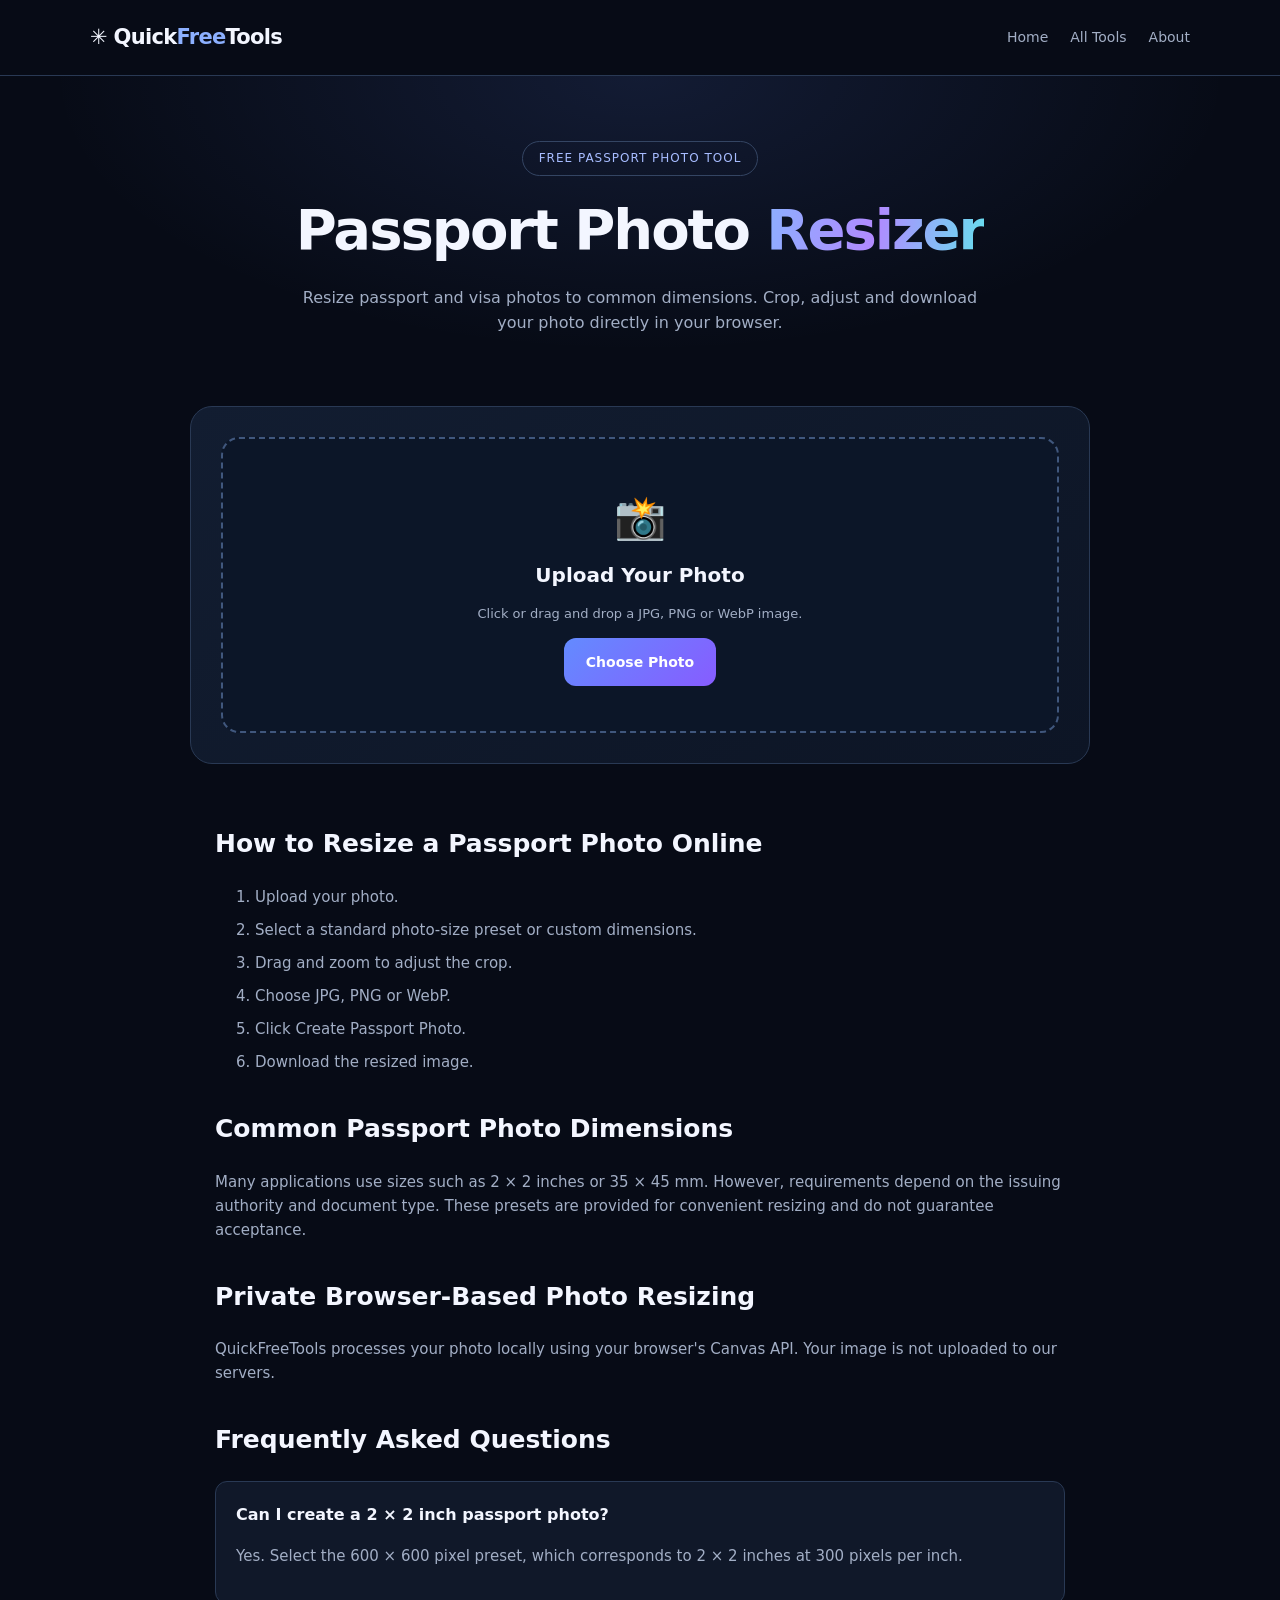
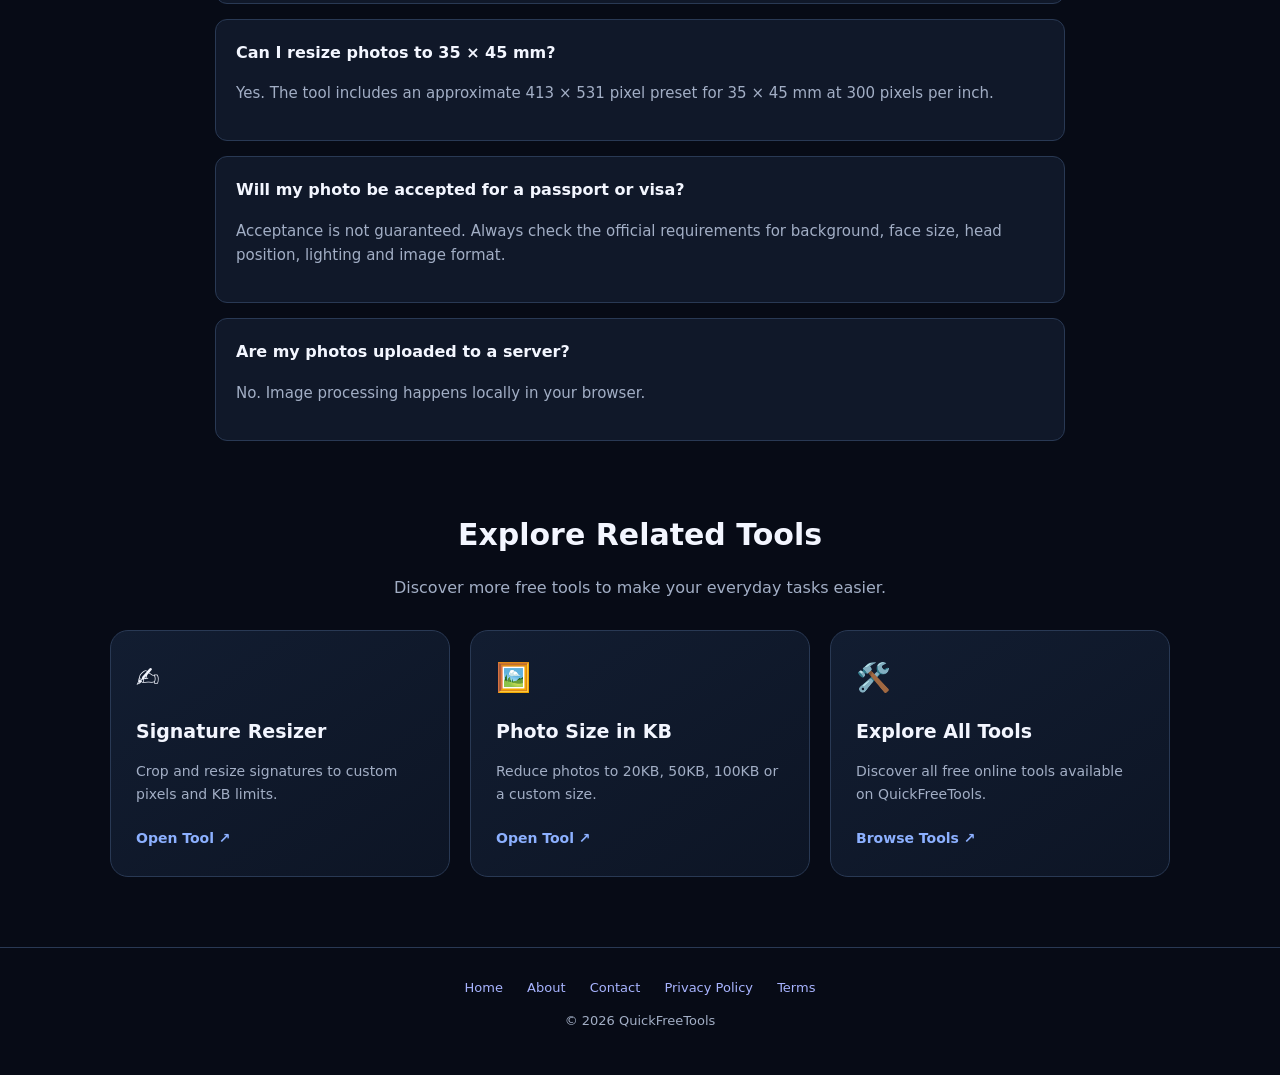
<file: passport-photo-resizer.html>
<!DOCTYPE html>
<html lang="en">
<head>
<meta charset="UTF-8">
<meta name="viewport" content="width=device-width, initial-scale=1">

<title>Passport Photo Resizer Online - Free Passport & Visa Photo Maker | QuickFreeTools</title>

<meta name="description" content="Resize passport and visa photos online. Create 2x2 inch, 35x45mm and custom-size photos. Free browser-based passport photo resizer.">

<link rel="canonical" href="https://quickfreetools.github.io/quickfreetools/passport-photo-resizer.html">

<meta property="og:type" content="website">
<meta property="og:title" content="Free Passport Photo Resizer | QuickFreeTools">
<meta property="og:description" content="Crop and resize passport photos to standard or custom dimensions online.">
<meta property="og:url" content="https://quickfreetools.github.io/quickfreetools/passport-photo-resizer.html">

<meta name="theme-color" content="#070b16">

<style>
:root{
--bg:#070b16;
--panel:#101829;
--panel2:#151f35;
--line:#293954;
--text:#f3f6ff;
--muted:#a2aec5;
--blue:#638bff;
--purple:#875cff;
--green:#73e6b2;
}

*{box-sizing:border-box}

body{
margin:0;
background:var(--bg);
color:var(--text);
font-family:Inter,system-ui,-apple-system,Arial,sans-serif;
line-height:1.6;
}

a{color:inherit;text-decoration:none}
button,input,select{font:inherit}

.container{
width:min(1100px,92%);
margin:auto;
}

nav{
background:#070b16;
border-bottom:1px solid var(--line);
}

.navbar{
min-height:75px;
display:flex;
align-items:center;
justify-content:space-between;
gap:20px;
}

.logo{
font-size:21px;
font-weight:850;
letter-spacing:-.7px;
}

.logo span{color:#8cb0ff}

.navlinks{
display:flex;
gap:22px;
font-size:14px;
color:var(--muted);
}

.hero{
text-align:center;
padding:65px 15px 40px;
background:radial-gradient(ellipse at top,rgba(99,139,255,.13),transparent 65%);
}

.badge{
display:inline-block;
border:1px solid #344563;
border-radius:30px;
padding:7px 16px;
color:#a7bcff;
font-size:12px;
letter-spacing:1px;
}

h1{
font-size:clamp(32px,5vw,56px);
line-height:1.15;
letter-spacing:-2px;
margin:22px 0;
}

.gradient{
background:linear-gradient(100deg,#8cb0ff,#b18aff,#66e0ef);
-webkit-background-clip:text;
background-clip:text;
color:transparent;
}

.hero p{
color:var(--muted);
max-width:680px;
margin:auto;
}

.toolbox{
background:linear-gradient(145deg,#121d31,#0d1525);
border:1px solid var(--line);
border-radius:22px;
padding:30px;
margin:30px auto 60px;
max-width:900px;
}

.dropzone{
border:2px dashed #40577d;
background:#0c1628;
border-radius:18px;
text-align:center;
padding:45px 20px;
cursor:pointer;
transition:.2s;
}

.dropzone:hover,
.dropzone.dragover{
border-color:var(--blue);
background:#14213a;
}

.uploadicon{font-size:42px}
.dropzone h2{font-size:20px;margin:8px 0}
.dropzone p{font-size:13px;color:var(--muted)}
input[type=file]{display:none}

.btn{
border:0;
background:linear-gradient(135deg,var(--blue),var(--purple));
color:white;
border-radius:12px;
padding:13px 22px;
font-size:14px;
font-weight:750;
cursor:pointer;
transition:.2s;
}

.btn:hover{filter:brightness(1.12)}
.btn:disabled{opacity:.5;cursor:not-allowed}

.btn.secondary{
background:#1a2740;
border:1px solid #344563;
}

.editor{display:none;margin-top:30px}
.editor.active{display:block}

.sectiontitle{
font-size:18px;
margin:28px 0 12px;
}

.fields{
display:grid;
grid-template-columns:repeat(2,minmax(0,1fr));
gap:16px;
margin-top:20px;
}

label{
display:block;
font-size:13px;
color:var(--muted);
margin-bottom:7px;
}

input[type=number],
select,
input[type=range]{
width:100%;
}

input[type=number],
select{
background:#0d1627;
color:white;
border:1px solid #344766;
border-radius:10px;
padding:13px;
}

input[type=range]{
accent-color:#638bff;
}

.croparea{
width:min(100%,480px);
aspect-ratio:1/1;
margin:20px auto;
background:#1a2740;
border:1px solid #40577d;
border-radius:14px;
overflow:hidden;
position:relative;
touch-action:none;
cursor:grab;
}

.croparea:active{cursor:grabbing}

.croparea img{
position:absolute;
max-width:none;
user-select:none;
-webkit-user-drag:none;
pointer-events:none;
}

.cropgrid{
position:absolute;
inset:0;
pointer-events:none;
background:
linear-gradient(to right,transparent 33.2%,rgba(255,255,255,.3) 33.33%,transparent 33.5%,transparent 66.5%,rgba(255,255,255,.3) 66.66%,transparent 66.8%),
linear-gradient(to bottom,transparent 33.2%,rgba(255,255,255,.3) 33.33%,transparent 33.5%,transparent 66.5%,rgba(255,255,255,.3) 66.66%,transparent 66.8%);
}

.crophelp{
text-align:center;
color:var(--muted);
font-size:13px;
}

.actions{
display:flex;
gap:12px;
flex-wrap:wrap;
margin-top:25px;
}

.status{
display:none;
margin-top:20px;
padding:15px;
background:#111c30;
border:1px solid #30415e;
border-radius:12px;
color:#b8caff;
overflow-wrap:anywhere;
}

.status.show{display:block}

.result{
display:none;
text-align:center;
background:#101f28;
border:1px solid #315a52;
padding:25px;
border-radius:16px;
margin-top:25px;
}

.result.active{display:block}
.result h2{color:var(--green);font-size:22px}

.result img{
max-width:100%;
max-height:350px;
border-radius:10px;
border:1px solid var(--line);
}

.info{
display:flex;
justify-content:center;
gap:15px;
flex-wrap:wrap;
margin:20px 0;
}

.infobox{
background:#151f35;
border:1px solid var(--line);
border-radius:12px;
padding:12px 20px;
min-width:130px;
}

.infobox strong{
display:block;
font-size:19px;
color:#8cb0ff;
}

.infobox span{
font-size:12px;
color:var(--muted);
}

.note{
color:var(--muted);
font-size:13px;
}

.content{
max-width:850px;
margin:60px auto;
}

.content h2{font-size:25px;margin-top:35px}
.content p,.content li{color:var(--muted);font-size:15px}
.content li{margin-bottom:9px}

.faq{
background:var(--panel);
border:1px solid var(--line);
border-radius:12px;
padding:20px;
margin:15px 0;
}

.faq h3{margin-top:0;font-size:16px}

footer{
border-top:1px solid var(--line);
padding:30px 15px;
text-align:center;
color:var(--muted);
font-size:13px;
}

footer a{margin:0 10px;color:#a8b4ff}

@media(max-width:600px){
.navlinks{gap:12px;font-size:12px}
.logo{font-size:17px}
.hero{padding:45px 10px 30px}
.toolbox{padding:18px}
.fields{grid-template-columns:1fr}
.actions{flex-direction:column}
.actions .btn{width:100%}
}
/* RELATED TOOLS */

.related-tools {
  max-width: 1100px;
  margin: 70px auto;
  padding: 0 20px;
  text-align: center;
}

.related-tools h2 {
  font-size: 30px;
  margin-bottom: 10px;
  color: #f3f6ff;
}

.related-desc {
  color: #a2aec5;
  margin-bottom: 30px;
}

.related-grid {
  display: grid;
  grid-template-columns: repeat(3, minmax(0, 1fr));
  gap: 20px;
}

.related-card {
  display: block;
  text-align: left;
  padding: 25px;
  border-radius: 18px;
  background: linear-gradient(145deg, #121d31, #0d1525);
  border: 1px solid #293954;
  text-decoration: none;
  transition: 0.25s ease;
}

.related-card:hover {
  border-color: #638bff;
  transform: translateY(-4px);
}

.related-icon {
  font-size: 28px;
  margin-bottom: 15px;
}

.related-card h3 {
  font-size: 19px;
  color: #f3f6ff;
  margin: 0 0 10px;
}

.related-card p {
  font-size: 14px;
  color: #a2aec5;
  margin-bottom: 20px;
}

.related-card span {
  color: #8cb0ff;
  font-weight: 700;
  font-size: 14px;
}

@media (max-width: 700px) {
  .related-grid {
    grid-template-columns: 1fr;
  }

  .related-tools h2 {
    font-size: 25px;
  }
}

@media (prefers-reduced-motion: reduce) {
  .related-card {
    transition: none;
  }
}
</style>
</head>

<body>

<nav>
<div class="container navbar">
<a class="logo" href="index.html">✳ Quick<span>Free</span>Tools</a>

<div class="navlinks">
<a href="index.html">Home</a>
<a href="index.html#tools">All Tools</a>
<a href="about.html">About</a>
</div>
</div>
</nav>

<header class="hero">
<div class="badge">FREE PASSPORT PHOTO TOOL</div>

<h1>Passport Photo <span class="gradient">Resizer</span></h1>

<p>
Resize passport and visa photos to common dimensions.
Crop, adjust and download your photo directly in your browser.
</p>
</header>

<main class="container">

<section class="toolbox" aria-label="Passport photo resizer">

<div class="dropzone" id="dropzone" role="button" tabindex="0">
<div class="uploadicon">📸</div>
<h2>Upload Your Photo</h2>
<p>Click or drag and drop a JPG, PNG or WebP image.</p>
<button type="button" class="btn" id="chooseBtn">Choose Photo</button>
</div>

<input id="fileInput" type="file" accept="image/jpeg,image/png,image/webp">

<div class="editor" id="editor">

<h2 class="sectiontitle">1. Select Photo Size</h2>

<div class="fields">

<div>
<label for="preset">Photo Size Preset</label>

<select id="preset">
<option value="600,600">2 × 2 inches (600 × 600 px at 300 DPI)</option>
<option value="413,531">35 × 45 mm (approx. 300 DPI)</option>
<option value="354,472">30 × 40 mm (approx. 300 DPI)</option>
<option value="custom">Custom Dimensions</option>
</select>
</div>

<div>
<label for="format">Output Format</label>
<select id="format">
<option value="image/jpeg">JPG</option>
<option value="image/png">PNG</option>
<option value="image/webp">WebP</option>
</select>
</div>

<div>
<label for="width">Width (pixels)</label>
<input id="width" type="number" min="1" max="5000" value="600">
</div>

<div>
<label for="height">Height (pixels)</label>
<input id="height" type="number" min="1" max="5000" value="600">
</div>

</div>

<h2 class="sectiontitle">2. Adjust Your Photo</h2>

<div class="croparea" id="croparea">
<img id="preview" alt="Photo crop preview">
<div class="cropgrid"></div>
</div>

<p class="crophelp">
Drag your photo to reposition it. Use the zoom slider to adjust the crop.
</p>

<label for="zoom">Zoom</label>
<input id="zoom" type="range" min="100" max="300" value="100">

<div class="actions">
<button class="btn secondary" id="resetPosition">Reset Position</button>
</div>

<h2 class="sectiontitle">3. Download Your Photo</h2>

<p class="note">
Photo requirements vary by country and application.
Always verify the latest official requirements before submitting.
This tool does not automatically verify face positioning, background or document compliance.
</p>

<div class="actions">
<button class="btn" id="createBtn">Create Passport Photo</button>
<button class="btn secondary" id="resetBtn">Choose Another Photo</button>
</div>

<div class="status" id="status" role="status" aria-live="polite"></div>

<div class="result" id="result">

<h2>✓ Your Photo Is Ready</h2>

<img id="resultPreview" alt="Resized passport photo">

<div class="info">

<div class="infobox">
<strong id="resultDimensions">600 × 600</strong>
<span>Dimensions</span>
</div>

<div class="infobox">
<strong id="resultSize">0 KB</strong>
<span>File Size</span>
</div>

</div>

<p class="note">
Check your photo against the official requirements before using it for an application.
</p>

<button class="btn" id="downloadBtn">Download Photo</button>

</div>

</div>
</section>

<section class="content">

<h2>How to Resize a Passport Photo Online</h2>

<ol>
<li>Upload your photo.</li>
<li>Select a standard photo-size preset or custom dimensions.</li>
<li>Drag and zoom to adjust the crop.</li>
<li>Choose JPG, PNG or WebP.</li>
<li>Click Create Passport Photo.</li>
<li>Download the resized image.</li>
</ol>

<h2>Common Passport Photo Dimensions</h2>

<p>
Many applications use sizes such as 2 × 2 inches or 35 × 45 mm.
However, requirements depend on the issuing authority and document type.
These presets are provided for convenient resizing and do not guarantee acceptance.
</p>

<h2>Private Browser-Based Photo Resizing</h2>

<p>
QuickFreeTools processes your photo locally using your browser's Canvas API.
Your image is not uploaded to our servers.
</p>

<h2>Frequently Asked Questions</h2>

<div class="faq">
<h3>Can I create a 2 × 2 inch passport photo?</h3>
<p>Yes. Select the 600 × 600 pixel preset, which corresponds to 2 × 2 inches at 300 pixels per inch.</p>
</div>

<div class="faq">
<h3>Can I resize photos to 35 × 45 mm?</h3>
<p>Yes. The tool includes an approximate 413 × 531 pixel preset for 35 × 45 mm at 300 pixels per inch.</p>
</div>

<div class="faq">
<h3>Will my photo be accepted for a passport or visa?</h3>
<p>Acceptance is not guaranteed. Always check the official requirements for background, face size, head position, lighting and image format.</p>
</div>

<div class="faq">
<h3>Are my photos uploaded to a server?</h3>
<p>No. Image processing happens locally in your browser.</p>
</div>

</section>

<section class="related-tools" aria-labelledby="related-title">

<h2 id="related-title">Explore Related Tools</h2>

<p class="related-desc">
Discover more free tools to make your everyday tasks easier.
</p>

<div class="related-grid">

<a href="signature-resizer.html" class="related-card">
<div class="related-icon">✍️</div>
<h3>Signature Resizer</h3>
<p>Crop and resize signatures to custom pixels and KB limits.</p>
<span>Open Tool ↗</span>
</a>

<a href="photo-size-in-kb.html" class="related-card">
<div class="related-icon">🖼️</div>
<h3>Photo Size in KB</h3>
<p>Reduce photos to 20KB, 50KB, 100KB or a custom size.</p>
<span>Open Tool ↗</span>
</a>

<a href="index.html#tools" class="related-card">
<div class="related-icon">🛠️</div>
<h3>Explore All Tools</h3>
<p>Discover all free online tools available on QuickFreeTools.</p>
<span>Browse Tools ↗</span>
</a>

</div>
</section>

</main>

<footer>
<a href="index.html">Home</a>
<a href="about.html">About</a>
<a href="contact.html">Contact</a>
<a href="privacy-policy.html">Privacy Policy</a>
<a href="terms.html">Terms</a>
<p>© 2026 QuickFreeTools</p>
</footer>

<script>
"use strict";

const $=id=>document.getElementById(id);

let sourceFile=null;
let sourceImage=null;
let sourceURL=null;
let resultBlob=null;
let resultURL=null;

let scale=1;
let zoom=1;
let offsetX=0;
let offsetY=0;

let dragging=false;
let lastX=0;
let lastY=0;

const croparea=$("croparea");
const preview=$("preview");
const fileInput=$("fileInput");
const dropzone=$("dropzone");

function showStatus(message){
$("status").textContent=message;
$("status").classList.add("show");
}

function clearResult(){
resultBlob=null;

if(resultURL){
URL.revokeObjectURL(resultURL);
resultURL=null;
}

$("resultPreview").removeAttribute("src");
$("result").classList.remove("active");
}

function resetTool(){
clearResult();

if(sourceURL){
URL.revokeObjectURL(sourceURL);
sourceURL=null;
}

sourceFile=null;
sourceImage=null;
fileInput.value="";
preview.removeAttribute("src");
$("editor").classList.remove("active");
$("status").classList.remove("show");
}

function updateAspect(){

const width=Number($("width").value);
const height=Number($("height").value);

if(width>0&&height>0){
croparea.style.aspectRatio=width+"/"+height;
}

if(sourceImage){
resetImagePosition();
}
}

function resetImagePosition(){

if(!sourceImage)return;

const cw=croparea.clientWidth;
const ch=croparea.clientHeight;

const iw=sourceImage.naturalWidth;
const ih=sourceImage.naturalHeight;

scale=Math.max(cw/iw,ch/ih);

zoom=1;
offsetX=0;
offsetY=0;

$("zoom").value=100;

renderPreview();
}

function renderPreview(){

if(!sourceImage)return;

const cw=croparea.clientWidth;
const ch=croparea.clientHeight;

const displayW=sourceImage.naturalWidth*scale*zoom;
const displayH=sourceImage.naturalHeight*scale*zoom;

const maxX=Math.max(0,(displayW-cw)/2);
const maxY=Math.max(0,(displayH-ch)/2);

offsetX=Math.max(-maxX,Math.min(maxX,offsetX));
offsetY=Math.max(-maxY,Math.min(maxY,offsetY));

preview.style.width=displayW+"px";
preview.style.height=displayH+"px";

preview.style.left=((cw-displayW)/2+offsetX)+"px";
preview.style.top=((ch-displayH)/2+offsetY)+"px";
}

function loadFile(file){

if(!file)return;

if(!["image/jpeg","image/png","image/webp"].includes(file.type)){
alert("Please upload a JPG, PNG or WebP image.");
return;
}

resetTool();

sourceFile=file;
sourceURL=URL.createObjectURL(file);

const img=new Image();

img.onload=()=>{

sourceImage=img;
preview.src=sourceURL;

$("editor").classList.add("active");

updateAspect();

};

img.onerror=()=>{
resetTool();
alert("Unable to open this image.");
};

img.src=sourceURL;
}

$("chooseBtn").addEventListener("click",e=>{
e.stopPropagation();
fileInput.click();
});

dropzone.addEventListener("click",()=>fileInput.click());

dropzone.addEventListener("keydown",e=>{
if(e.key==="Enter"||e.key===" "){
e.preventDefault();
fileInput.click();
}
});

fileInput.addEventListener("change",e=>{
loadFile(e.target.files[0]);
});

dropzone.addEventListener("dragover",e=>{
e.preventDefault();
dropzone.classList.add("dragover");
});

dropzone.addEventListener("dragleave",()=>{
dropzone.classList.remove("dragover");
});

dropzone.addEventListener("drop",e=>{
e.preventDefault();
dropzone.classList.remove("dragover");
loadFile(e.dataTransfer.files[0]);
});

$("preset").addEventListener("change",()=>{

const value=$("preset").value;

if(value!=="custom"){
const [w,h]=value.split(",").map(Number);
$("width").value=w;
$("height").value=h;
}

updateAspect();
});

["width","height"].forEach(id=>{
$(id).addEventListener("change",()=>{
$("preset").value="custom";
updateAspect();
});
});

$("zoom").addEventListener("input",()=>{

zoom=Number($("zoom").value)/100;
renderPreview();

});

croparea.addEventListener("pointerdown",e=>{

if(!sourceImage)return;

dragging=true;
lastX=e.clientX;
lastY=e.clientY;

croparea.setPointerCapture(e.pointerId);
});

croparea.addEventListener("pointermove",e=>{

if(!dragging)return;

offsetX+=e.clientX-lastX;
offsetY+=e.clientY-lastY;

lastX=e.clientX;
lastY=e.clientY;

renderPreview();
});

function stopDragging(){dragging=false}

croparea.addEventListener("pointerup",stopDragging);
croparea.addEventListener("pointercancel",stopDragging);

$("resetPosition").addEventListener("click",resetImagePosition);

$("resetBtn").addEventListener("click",resetTool);

function canvasToBlob(canvas,type,quality){

return new Promise((resolve,reject)=>{

canvas.toBlob(blob=>{

if(blob)resolve(blob);
else reject(new Error("Unable to create image."));

},type,quality);

});
}

async function setJpegDPI(blob, dpi = 300) {
  const buffer = await blob.arrayBuffer();
  const bytes = new Uint8Array(buffer);

  if (bytes[0] !== 0xFF || bytes[1] !== 0xD8) {
    throw new Error("Invalid JPEG file");
  }

  let pos = 2;

  while (pos + 4 < bytes.length) {
    if (bytes[pos] !== 0xFF) break;

    const marker = bytes[pos + 1];

    if (marker === 0xDA || marker === 0xD9) break;

    const length = (bytes[pos + 2] << 8) | bytes[pos + 3];

    if (length < 2 || pos + 2 + length > bytes.length) {
      break;
    }

    if (
      marker === 0xE0 &&
      length >= 16 &&
      bytes[pos + 4] === 0x4A &&
      bytes[pos + 5] === 0x46 &&
      bytes[pos + 6] === 0x49 &&
      bytes[pos + 7] === 0x46
    ) {
      bytes[pos + 11] = 1;

      bytes[pos + 12] = (dpi >> 8) & 255;
      bytes[pos + 13] = dpi & 255;

      bytes[pos + 14] = (dpi >> 8) & 255;
      bytes[pos + 15] = dpi & 255;

      return new Blob([bytes], { type: "image/jpeg" });
    }

    pos += 2 + length;
  }

  throw new Error("JPEG JFIF metadata not found");
}

async function createPhoto(){

if(!sourceImage){
showStatus("Please upload a photo first.");
return;
}

const width=Number($("width").value);
const height=Number($("height").value);

if(!Number.isInteger(width)||
!Number.isInteger(height)||
width<1||height<1||
width>5000||height>5000||
width*height>16000000){

showStatus("Enter valid dimensions up to 16 million pixels.");
return;
}

const button=$("createBtn");
button.disabled=true;

clearResult();
showStatus("Creating your photo...");

try{

const canvas=document.createElement("canvas");
canvas.width=width;
canvas.height=height;

const ctx=canvas.getContext("2d");

if(!ctx)throw new Error("Canvas is unavailable.");

const cw=croparea.clientWidth;
const ch=croparea.clientHeight;

if(cw<=0||ch<=0){
throw new Error("Crop area is unavailable.");
}

const displayW=sourceImage.naturalWidth*scale*zoom;
const displayH=sourceImage.naturalHeight*scale*zoom;

const left=(cw-displayW)/2+offsetX;
const top=(ch-displayH)/2+offsetY;

const sx=-left/(scale*zoom);
const sy=-top/(scale*zoom);

const sw=cw/(scale*zoom);
const sh=ch/(scale*zoom);

const format=$("format").value;

if(format==="image/jpeg"){
ctx.fillStyle="#ffffff";
ctx.fillRect(0,0,width,height);
}

ctx.imageSmoothingEnabled=true;
ctx.imageSmoothingQuality="high";

ctx.drawImage(
sourceImage,
sx,sy,sw,sh,
0,0,width,height
);

resultBlob = await canvasToBlob(canvas, format, .92);

if (format === "image/jpeg") {
  resultBlob = await setJpegDPI(resultBlob, 300);
}

resultURL=URL.createObjectURL(resultBlob);

$("resultPreview").src=resultURL;
$("resultDimensions").textContent=width+" × "+height;
$("resultSize").textContent=(resultBlob.size/1024).toFixed(2)+" KB";

$("result").classList.add("active");

showStatus("Photo created successfully.");

$("result").scrollIntoView({
behavior:"smooth",
block:"start"
});

}catch(error){

showStatus(error.message||"Something went wrong.");

}finally{

button.disabled=false;

}
}

$("createBtn").addEventListener("click",createPhoto);

$("downloadBtn").addEventListener("click",()=>{

if(!resultBlob||!resultURL)return;

const format=$("format").value;

const ext=
format==="image/png"?"png":
format==="image/webp"?"webp":"jpg";

const link=document.createElement("a");

link.href=resultURL;
link.download="quickfreetools-passport-photo."+ext;

document.body.appendChild(link);
link.click();
link.remove();
});

window.addEventListener("resize",()=>{
if(sourceImage)resetImagePosition();
});

window.addEventListener("pagehide",()=>{
if(sourceURL)URL.revokeObjectURL(sourceURL);
if(resultURL)URL.revokeObjectURL(resultURL);
});
</script>

</body>
</html>
</file>
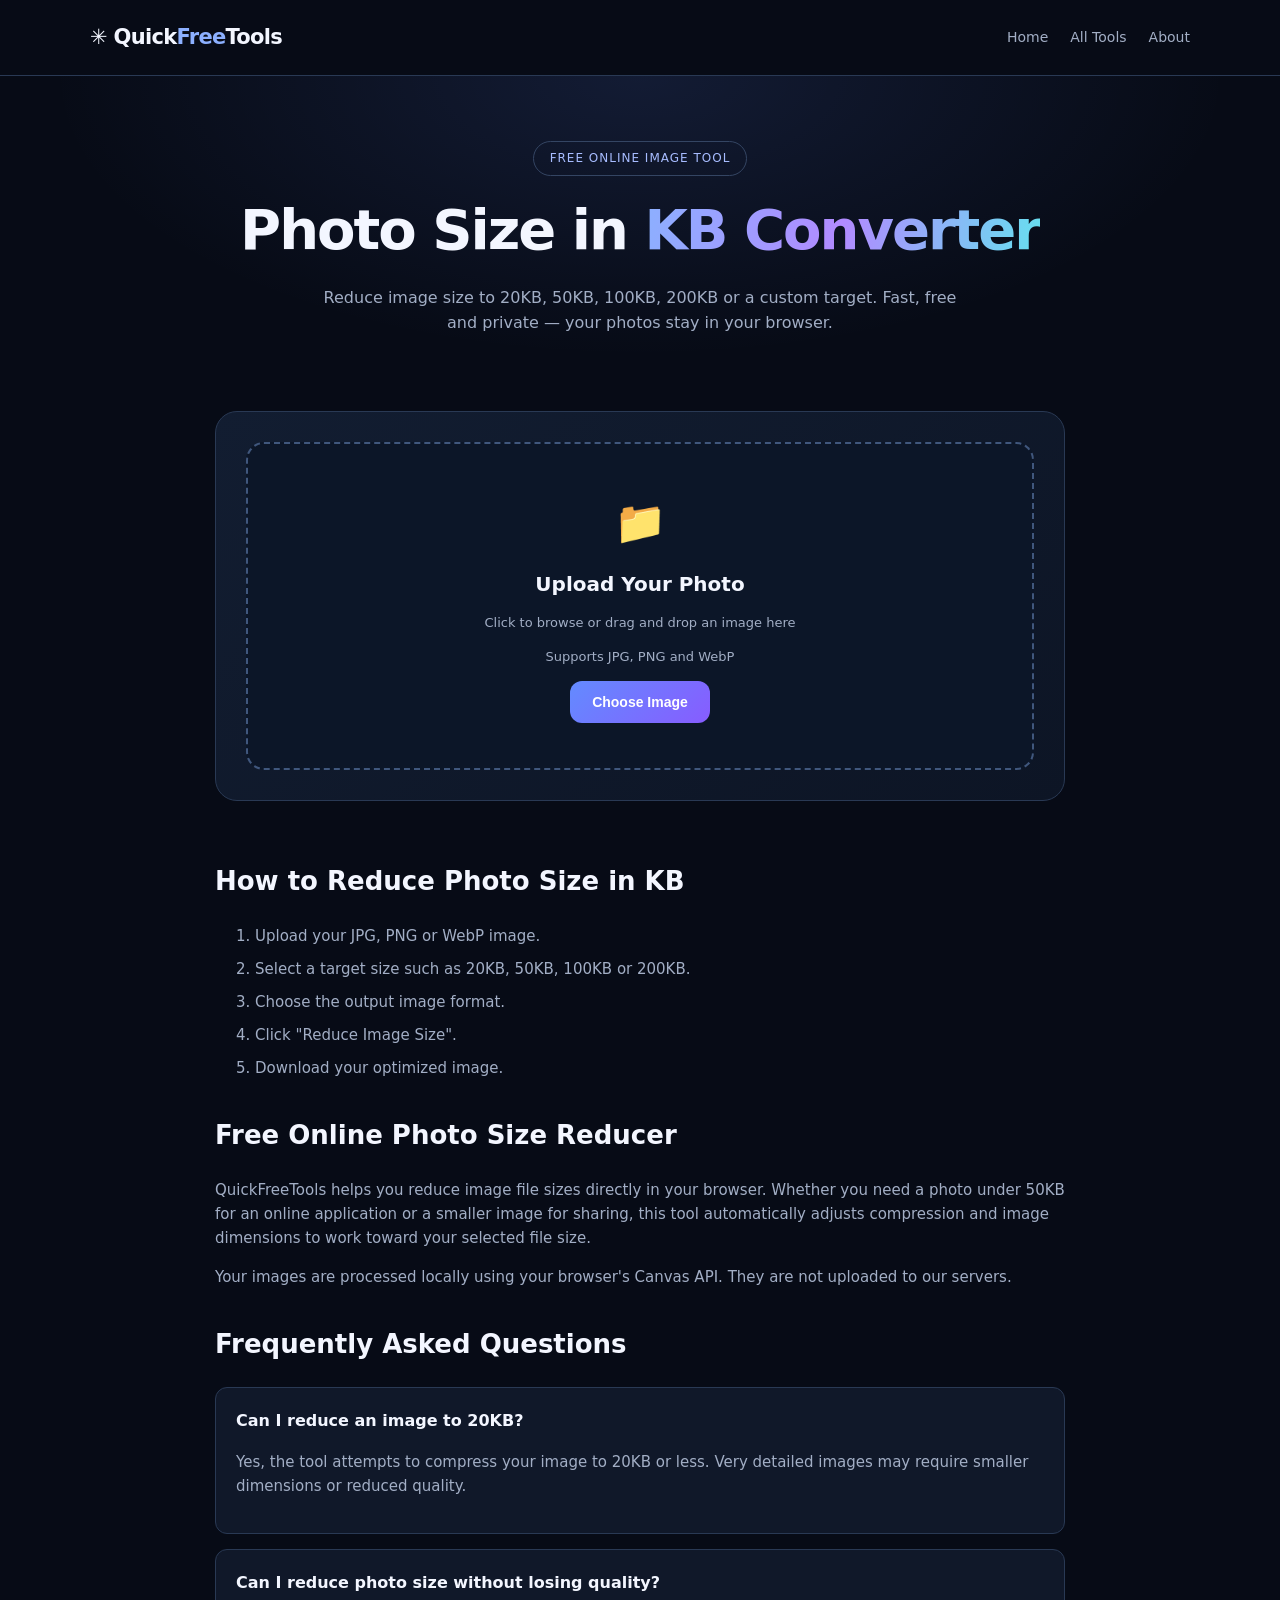
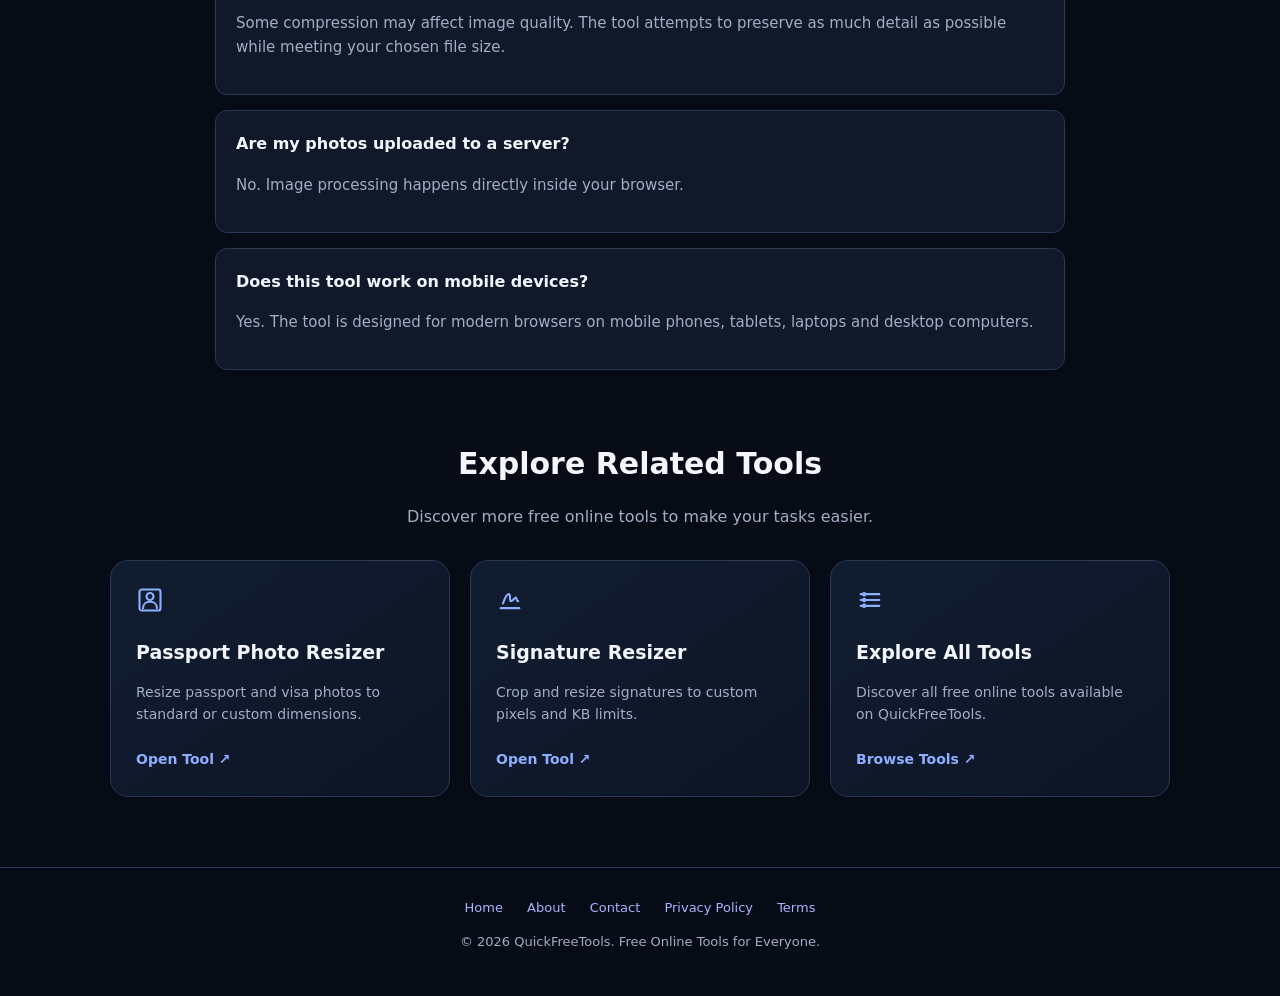
<file: photo-size-in-kb.html>
<!DOCTYPE html>
<html lang="en">
<head>
<meta charset="UTF-8">
<meta name="viewport" content="width=device-width, initial-scale=1.0">

<title>Photo Size in KB Converter - Free Online Image Size Reducer | QuickFreeTools</title>

<meta name="description" content="Reduce photo size to 20KB, 50KB, 100KB or 200KB online. Free image size reducer with custom KB limits. No upload required.">

<link rel="canonical" href="https://quickfreetools.github.io/quickfreetools/photo-size-in-kb.html">

<meta property="og:type" content="website">
<meta property="og:title" content="Photo Size in KB Converter - QuickFreeTools">
<meta property="og:description" content="Reduce image file size to your target KB online. Free, fast and private.">
<meta property="og:url" content="https://quickfreetools.github.io/quickfreetools/photo-size-in-kb.html">

<meta name="theme-color" content="#070b16">

<style>
:root{
--bg:#070b16;
--panel:#101829;
--panel2:#151f35;
--line:#293954;
--text:#f3f6ff;
--muted:#a2aec5;
--blue:#638bff;
--purple:#875cff;
--green:#73e6b2;
}

*{box-sizing:border-box}

body{
margin:0;
background:var(--bg);
color:var(--text);
font-family:Inter,system-ui,-apple-system,Arial,sans-serif;
line-height:1.6;
}

a{color:inherit;text-decoration:none}

.container{
width:min(1100px,92%);
margin:auto;
}

/* NAVIGATION */

nav{
border-bottom:1px solid var(--line);
background:#070b16;
}

.navbar{
min-height:75px;
display:flex;
align-items:center;
justify-content:space-between;
gap:20px;
}

.logo{
font-size:21px;
font-weight:850;
letter-spacing:-.7px;
}

.logo span{
color:#8cb0ff;
}

.navlinks{
display:flex;
gap:22px;
font-size:14px;
color:var(--muted);
}

/* HERO */

.hero{
text-align:center;
padding:65px 15px 45px;
background:radial-gradient(
ellipse at top,
rgba(99,139,255,.13),
transparent 65%
);
}

.badge{
display:inline-block;
border:1px solid #344563;
border-radius:30px;
padding:7px 16px;
color:#a7bcff;
font-size:12px;
letter-spacing:1px;
}

h1{
font-size:clamp(32px,5vw,56px);
line-height:1.15;
letter-spacing:-2px;
margin:22px 0;
}

.gradient{
background:linear-gradient(100deg,#8cb0ff,#b18aff,#66e0ef);
-webkit-background-clip:text;
background-clip:text;
color:transparent;
}

.hero p{
color:var(--muted);
max-width:650px;
margin:auto;
}

/* TOOL */

.toolbox{
background:linear-gradient(145deg,#121d31,#0d1525);
border:1px solid var(--line);
border-radius:22px;
padding:30px;
margin:30px auto 60px;
max-width:850px;
}

.dropzone{
border:2px dashed #40577d;
background:#0c1628;
border-radius:18px;
text-align:center;
padding:45px 20px;
cursor:pointer;
transition:.2s;
}

.dropzone:hover,
.dropzone.dragover{
border-color:var(--blue);
background:#14213a;
}

.uploadicon{
font-size:42px;
margin-bottom:12px;
}

.dropzone h2{
font-size:20px;
margin:5px 0;
}

.dropzone p{
font-size:13px;
color:var(--muted);
}

input[type=file]{display:none}

.btn{
border:0;
background:linear-gradient(135deg,var(--blue),var(--purple));
color:white;
border-radius:12px;
padding:13px 22px;
font-weight:750;
font-size:14px;
cursor:pointer;
transition:.2s;
}

.btn:hover{
filter:brightness(1.12);
}

.btn:disabled{
opacity:.5;
cursor:not-allowed;
}

.btn.secondary{
background:#1a2740;
border:1px solid #344563;
}

.controls{
display:none;
margin-top:30px;
}

.controls.active{display:block}

.preview{
text-align:center;
margin-bottom:25px;
}

.preview img{
max-width:100%;
max-height:300px;
border-radius:12px;
border:1px solid var(--line);
}

.info{
display:flex;
justify-content:center;
gap:20px;
flex-wrap:wrap;
margin-top:15px;
}

.infobox{
background:#151f35;
padding:12px 20px;
border:1px solid var(--line);
border-radius:12px;
text-align:center;
min-width:130px;
}

.infobox strong{
display:block;
color:#8cb0ff;
font-size:20px;
}

.infobox span{
font-size:12px;
color:var(--muted);
}

.sectiontitle{
font-size:17px;
margin-bottom:12px;
font-weight:750;
}

.presets{
display:grid;
grid-template-columns:repeat(4,1fr);
gap:10px;
margin-bottom:20px;
}

.preset{
background:#18243a;
border:1px solid #344563;
color:white;
padding:13px;
border-radius:10px;
cursor:pointer;
}

.preset.active{
border-color:#8cb0ff;
background:#283e68;
}

.fields{
display:grid;
grid-template-columns:1fr 1fr;
gap:15px;
margin-bottom:25px;
}

label{
display:block;
font-size:13px;
color:var(--muted);
margin-bottom:7px;
}

input[type=number],
select{
width:100%;
background:#0d1627;
color:white;
border:1px solid #344766;
border-radius:10px;
padding:13px;
font-size:14px;
}

.actions{
display:flex;
gap:12px;
flex-wrap:wrap;
}

.status{
margin-top:20px;
padding:15px;
border-radius:12px;
background:#111c30;
color:#a9c5ff;
display:none;
overflow-wrap:anywhere;
}

.status.show{display:block}

.result{
display:none;
margin-top:25px;
padding:22px;
background:#101f28;
border:1px solid #315a52;
border-radius:15px;
text-align:center;
}

.result.active{display:block}

.result h3{
color:var(--green);
margin-top:0;
}

.result img{
max-width:100%;
max-height:250px;
border-radius:10px;
margin-bottom:15px;
}

/* CONTENT */

.content{
max-width:850px;
margin:60px auto;
}

.content h2{
font-size:26px;
margin-top:35px;
}

.content p,
.content li{
color:var(--muted);
font-size:15px;
}

.content li{margin-bottom:9px}

.faq{
background:var(--panel);
border:1px solid var(--line);
border-radius:12px;
padding:20px;
margin:15px 0;
}

.faq h3{
margin-top:0;
font-size:16px;
}

footer{
border-top:1px solid var(--line);
padding:30px 15px;
text-align:center;
color:var(--muted);
font-size:13px;
}

footer a{
margin:0 10px;
color:#a8b4ff;
}

@media(max-width:600px){
.navlinks{gap:12px;font-size:12px}
.logo{font-size:17px}
.hero{padding:45px 10px 30px}
.toolbox{padding:18px}
.presets{grid-template-columns:repeat(2,1fr)}
.fields{grid-template-columns:1fr}
.actions{flex-direction:column}
.actions .btn{width:100%}
}
/* RELATED TOOLS */

.related-tools {
  max-width: 1100px;
  margin: 70px auto;
  padding: 0 20px;
  text-align: center;
}

.related-tools h2 {
  font-size: 30px;
  margin-bottom: 10px;
  color: #f3f6ff;
}

.related-desc {
  color: #a2aec5;
  margin-bottom: 30px;
}

.related-grid {
  display: grid;
  grid-template-columns: repeat(3, minmax(0, 1fr));
  gap: 20px;
}

.related-card {
  display: block;
  text-align: left;
  padding: 25px;
  border-radius: 18px;
  background: linear-gradient(145deg, #121d31, #0d1525);
  border: 1px solid #293954;
  text-decoration: none;
  transition: 0.25s ease;
}

.related-card:hover {
  border-color: #638bff;
  transform: translateY(-4px);
}

.related-icon {
  color: #8cb0ff;
  margin-bottom: 15px;
}

.related-card h3 {
  font-size: 19px;
  color: #f3f6ff;
  margin: 0 0 10px;
}

.related-card p {
  font-size: 14px;
  color: #a2aec5;
  margin-bottom: 20px;
}

.related-card span {
  color: #8cb0ff;
  font-weight: 700;
  font-size: 14px;
}

@media (max-width: 700px) {
  .related-grid {
    grid-template-columns: 1fr;
  }

  .related-tools h2 {
    font-size: 25px;
  }
}
</style>
</head>

<body>

<nav>
<div class="container navbar">
<a class="logo" href="index.html">✳ Quick<span>Free</span>Tools</a>

<div class="navlinks">
<a href="index.html">Home</a>
<a href="index.html#tools">All Tools</a>
<a href="about.html">About</a>
</div>
</div>
</nav>

<header class="hero">
<div class="badge">FREE ONLINE IMAGE TOOL</div>

<h1>Photo Size in <span class="gradient">KB Converter</span></h1>

<p>
Reduce image size to 20KB, 50KB, 100KB, 200KB or a custom target.
Fast, free and private — your photos stay in your browser.
</p>
</header>

<main class="container">

<section class="toolbox" aria-label="Photo size converter">

<div class="dropzone" id="dropzone" role="button" tabindex="0" aria-label="Choose an image">
<div class="uploadicon">📁</div>
<h2>Upload Your Photo</h2>
<p>Click to browse or drag and drop an image here</p>
<p>Supports JPG, PNG and WebP</p>

<button class="btn" type="button" id="chooseBtn">Choose Image</button>
</div>

<input type="file" id="fileInput" accept="image/jpeg,image/png,image/webp">

<div class="controls" id="controls">

<div class="preview">
<img id="originalPreview" alt="Original uploaded image preview">

<div class="info">
<div class="infobox">
<strong id="originalSize">0 KB</strong>
<span>Original Size</span>
</div>

<div class="infobox">
<strong id="dimensions">0 × 0</strong>
<span>Dimensions</span>
</div>
</div>
</div>

<h3 class="sectiontitle">Choose Target File Size</h3>

<div class="presets">
<button class="preset" data-size="20">20 KB</button>
<button class="preset active" data-size="50">50 KB</button>
<button class="preset" data-size="100">100 KB</button>
<button class="preset" data-size="200">200 KB</button>
</div>

<div class="fields">
<div>
<label for="targetKB">Custom Target Size (KB)</label>
<input type="number" id="targetKB" value="50" min="1" max="10000">
</div>

<div>
<label for="format">Output Format</label>
<select id="format">
<option value="image/jpeg">JPG</option>
<option value="image/webp">WebP</option>
<option value="image/png">PNG</option>
</select>
</div>
</div>

<div class="actions">
<button class="btn" id="compressBtn">Reduce Image Size</button>
<button class="btn secondary" id="resetBtn">Choose Another Image</button>
</div>

<div class="status" id="status" role="status" aria-live="polite"></div>

<div class="result" id="result">
<h3>✓ Your Image Is Ready</h3>

<img id="resultPreview" alt="Reduced image preview">

<div class="info">
<div class="infobox">
<strong id="newSize">0 KB</strong>
<span>New Size</span>
</div>

<div class="infobox">
<strong id="saving">0%</strong>
<span>Size Reduction</span>
</div>
</div>

<p id="resultNote"></p>

<button class="btn" id="downloadBtn">Download Image</button>
</div>

</div>
</section>

<section class="content">

<h2>How to Reduce Photo Size in KB</h2>

<ol>
<li>Upload your JPG, PNG or WebP image.</li>
<li>Select a target size such as 20KB, 50KB, 100KB or 200KB.</li>
<li>Choose the output image format.</li>
<li>Click "Reduce Image Size".</li>
<li>Download your optimized image.</li>
</ol>

<h2>Free Online Photo Size Reducer</h2>

<p>
QuickFreeTools helps you reduce image file sizes directly in your browser.
Whether you need a photo under 50KB for an online application or a smaller
image for sharing, this tool automatically adjusts compression and image
dimensions to work toward your selected file size.
</p>

<p>
Your images are processed locally using your browser's Canvas API.
They are not uploaded to our servers.
</p>

<h2>Frequently Asked Questions</h2>

<div class="faq">
<h3>Can I reduce an image to 20KB?</h3>
<p>
Yes, the tool attempts to compress your image to 20KB or less.
Very detailed images may require smaller dimensions or reduced quality.
</p>
</div>

<div class="faq">
<h3>Can I reduce photo size without losing quality?</h3>
<p>
Some compression may affect image quality.
The tool attempts to preserve as much detail as possible while meeting
your chosen file size.
</p>
</div>

<div class="faq">
<h3>Are my photos uploaded to a server?</h3>
<p>
No. Image processing happens directly inside your browser.
</p>
</div>

<div class="faq">
<h3>Does this tool work on mobile devices?</h3>
<p>
Yes. The tool is designed for modern browsers on mobile phones,
tablets, laptops and desktop computers.
</p>
</div>

</section>

<section class="related-tools" aria-labelledby="related-title">

<h2 id="related-title">Explore Related Tools</h2>

<p class="related-desc">
Discover more free online tools to make your tasks easier.
</p>

<div class="related-grid">

<a href="passport-photo-resizer.html" class="related-card">

<div class="related-icon">
<svg width="28" height="28" viewBox="0 0 24 24"
fill="none" stroke="currentColor" stroke-width="1.8"
stroke-linecap="round" stroke-linejoin="round" aria-hidden="true">
<rect x="3" y="3" width="18" height="18" rx="2"/>
<circle cx="12" cy="9" r="3"/>
<path d="M6 19c0-3.5 2.5-5.5 6-5.5s6 2 6 5.5"/>
</svg>
</div>

<h3>Passport Photo Resizer</h3>
<p>Resize passport and visa photos to standard or custom dimensions.</p>
<span>Open Tool ↗</span>

</a>

<a href="signature-resizer.html" class="related-card">

<div class="related-icon">
<svg width="28" height="28" viewBox="0 0 24 24"
fill="none" stroke="currentColor" stroke-width="1.8"
stroke-linecap="round" stroke-linejoin="round" aria-hidden="true">
<path d="M4 19h16"/>
<path d="M6 15c2-6 4-8 5-8 2 0 0 6 2 6 1 0 3-3 4-3 1 0 0 3 2 3"/>
</svg>
</div>

<h3>Signature Resizer</h3>
<p>Crop and resize signatures to custom pixels and KB limits.</p>
<span>Open Tool ↗</span>

</a>

<a href="index.html#tools" class="related-card">

<div class="related-icon">
<svg width="28" height="28" viewBox="0 0 24 24"
fill="none" stroke="currentColor" stroke-width="1.8"
stroke-linecap="round" stroke-linejoin="round" aria-hidden="true">
<path d="M4 7h16M4 12h16M4 17h16"/>
<circle cx="7" cy="7" r="1"/>
<circle cx="7" cy="12" r="1"/>
<circle cx="7" cy="17" r="1"/>
</svg>
</div>

<h3>Explore All Tools</h3>
<p>Discover all free online tools available on QuickFreeTools.</p>
<span>Browse Tools ↗</span>

</a>

</div>
</section>
  
</main>

<footer>
<div>
<a href="index.html">Home</a>
<a href="about.html">About</a>
<a href="contact.html">Contact</a>
<a href="privacy-policy.html">Privacy Policy</a>
<a href="terms.html">Terms</a>
</div>

<p>© 2026 QuickFreeTools. Free Online Tools for Everyone.</p>
</footer>

<script>
"use strict";

const $ = id => document.getElementById(id);

let sourceImage = null;
let sourceFile = null;
let sourceURL = null;
let resultURL = null;
let resultBlob = null;

const fileInput = $("fileInput");
const dropzone = $("dropzone");
const controls = $("controls");
const statusBox = $("status");
const resultBox = $("result");

function showStatus(message){
  statusBox.textContent = message;
  statusBox.classList.add("show");
}

function clearResult(){
  resultBlob = null;

  if(resultURL){
    URL.revokeObjectURL(resultURL);
    resultURL = null;
  }

  $("resultPreview").removeAttribute("src");
  resultBox.classList.remove("active");
}

function resetTool(){
  clearResult();

  if(sourceURL){
    URL.revokeObjectURL(sourceURL);
    sourceURL = null;
  }

  sourceImage = null;
  sourceFile = null;
  fileInput.value = "";

  $("originalPreview").removeAttribute("src");
  controls.classList.remove("active");
  statusBox.classList.remove("show");
}

function formatKB(bytes){
  return (bytes / 1024).toFixed(2) + " KB";
}

function loadFile(file){

  if(!file) return;

  const allowed = [
    "image/jpeg",
    "image/png",
    "image/webp"
  ];

  if(!allowed.includes(file.type)){
    alert("Please choose a JPG, PNG or WebP image.");
    return;
  }

  resetTool();

  sourceFile = file;
  sourceURL = URL.createObjectURL(file);

  const img = new Image();

  img.onload = function(){

    sourceImage = img;

    $("originalPreview").src = sourceURL;
    $("originalSize").textContent = formatKB(file.size);

    $("dimensions").textContent =
      img.naturalWidth + " × " + img.naturalHeight;

    controls.classList.add("active");

    controls.scrollIntoView({
      behavior:"smooth",
      block:"start"
    });
  };

  img.onerror = function(){
    resetTool();
    alert("Unable to read this image.");
  };

  img.src = sourceURL;
}

fileInput.addEventListener("change", e=>{
  loadFile(e.target.files[0]);
});

$("chooseBtn").addEventListener("click", e=>{
  e.stopPropagation();
  fileInput.click();
});

dropzone.addEventListener("click", ()=>{
  fileInput.click();
});

dropzone.addEventListener("keydown", e=>{
  if(e.key==="Enter" || e.key===" "){
    e.preventDefault();
    fileInput.click();
  }
});

dropzone.addEventListener("dragover", e=>{
  e.preventDefault();
  dropzone.classList.add("dragover");
});

dropzone.addEventListener("dragleave", ()=>{
  dropzone.classList.remove("dragover");
});

dropzone.addEventListener("drop", e=>{
  e.preventDefault();
  dropzone.classList.remove("dragover");
  loadFile(e.dataTransfer.files[0]);
});

document.querySelectorAll(".preset").forEach(btn=>{
  btn.addEventListener("click", ()=>{

    document.querySelectorAll(".preset").forEach(b=>{
      b.classList.remove("active");
    });

    btn.classList.add("active");

    $("targetKB").value = btn.dataset.size;
  });
});

$("targetKB").addEventListener("input", ()=>{
  document.querySelectorAll(".preset").forEach(b=>{
    b.classList.toggle(
      "active",
      Number(b.dataset.size)===Number($("targetKB").value)
    );
  });
});

function canvasToBlob(canvas,type,quality){

  return new Promise((resolve,reject)=>{

    canvas.toBlob(blob=>{

      if(blob){
        resolve(blob);
      }else{
        reject(new Error("Image conversion failed."));
      }

    },type,quality);

  });
}

async function compressImage(){

  if(!sourceImage || !sourceFile){
    showStatus("Please upload an image first.");
    return;
  }

  const targetKB = Number($("targetKB").value);

  if(!Number.isFinite(targetKB) ||
     targetKB < 1 ||
     targetKB > 10000){

    showStatus("Enter a target between 1KB and 10000KB.");
    return;
  }

  const targetBytes = targetKB * 1024;
  const format = $("format").value;

  const button = $("compressBtn");

  button.disabled = true;
  clearResult();

  showStatus("Processing your image...");

  try{

    let width = sourceImage.naturalWidth;
    let height = sourceImage.naturalHeight;

    const maxPixels = 16000000;

    if(width*height > maxPixels){

      const scale = Math.sqrt(maxPixels/(width*height));

      width = Math.max(1,Math.floor(width*scale));
      height = Math.max(1,Math.floor(height*scale));
    }

    let bestBlob = null;

    for(let attempt=0;attempt<18;attempt++){

      const canvas = document.createElement("canvas");

      canvas.width = Math.max(1,Math.round(width));
      canvas.height = Math.max(1,Math.round(height));

      const ctx = canvas.getContext("2d");

      if(!ctx){
        throw new Error("Canvas is not supported.");
      }

      if(format==="image/jpeg"){
        ctx.fillStyle="#ffffff";
        ctx.fillRect(0,0,canvas.width,canvas.height);
      }

      ctx.drawImage(
        sourceImage,
        0,0,
        canvas.width,
        canvas.height
      );

      if(format==="image/png"){

        const blob = await canvasToBlob(
          canvas,
          "image/png"
        );

        if(!bestBlob || blob.size<bestBlob.size){
          bestBlob=blob;
        }

        if(blob.size<=targetBytes) break;

      }else{

        let low=.05;
        let high=.95;

        for(let i=0;i<9;i++){

          const quality=(low+high)/2;

          const blob=await canvasToBlob(
            canvas,
            format,
            quality
          );

          if(!bestBlob || blob.size<bestBlob.size){
            bestBlob=blob;
          }

          if(blob.size>targetBytes){
            high=quality;
          }else{
            low=quality;
          }
        }

        const finalBlob=await canvasToBlob(
          canvas,
          format,
          low
        );

        if(finalBlob.size<=targetBytes){

          bestBlob=finalBlob;
          break;
        }

      }

      width=Math.max(1,Math.floor(width*.85));
      height=Math.max(1,Math.floor(height*.85));

      if(width===1 && height===1){
        break;
      }
    }

    if(!bestBlob){
      throw new Error("Could not compress image.");
    }

    resultBlob=bestBlob;
    resultURL=URL.createObjectURL(bestBlob);

    $("resultPreview").src=resultURL;
    $("newSize").textContent=formatKB(bestBlob.size);

    const reduction =
      (1-bestBlob.size/sourceFile.size)*100;

    $("saving").textContent=
      reduction>0 ? reduction.toFixed(1)+"%" : "0%";

    if(bestBlob.size<=targetBytes){

      $("resultNote").textContent=
        "Success! Your image is within the selected target size.";

    }else{

      $("resultNote").textContent=
        "The image was reduced, but the selected target could not be reached.";

    }

    resultBox.classList.add("active");

    showStatus("Image processing completed.");

    resultBox.scrollIntoView({
      behavior:"smooth",
      block:"start"
    });

  }catch(error){

    showStatus(
      error.message || "Something went wrong."
    );

  }finally{

    button.disabled=false;

  }
}

$("compressBtn").addEventListener("click",compressImage);

$("resetBtn").addEventListener("click",resetTool);

$("downloadBtn").addEventListener("click",()=>{

  if(!resultBlob || !resultURL) return;

  const format=$("format").value;

  const extension =
    format==="image/png" ? "png" :
    format==="image/webp" ? "webp" : "jpg";

  const a=document.createElement("a");

  a.href=resultURL;

  a.download=
    "quickfreetools-"+$("targetKB").value+"kb."+extension;

  document.body.appendChild(a);
  a.click();
  a.remove();
});

window.addEventListener("pagehide",()=>{

  if(sourceURL) URL.revokeObjectURL(sourceURL);
  if(resultURL) URL.revokeObjectURL(resultURL);

});
</script>

</body>
</html>
</file>
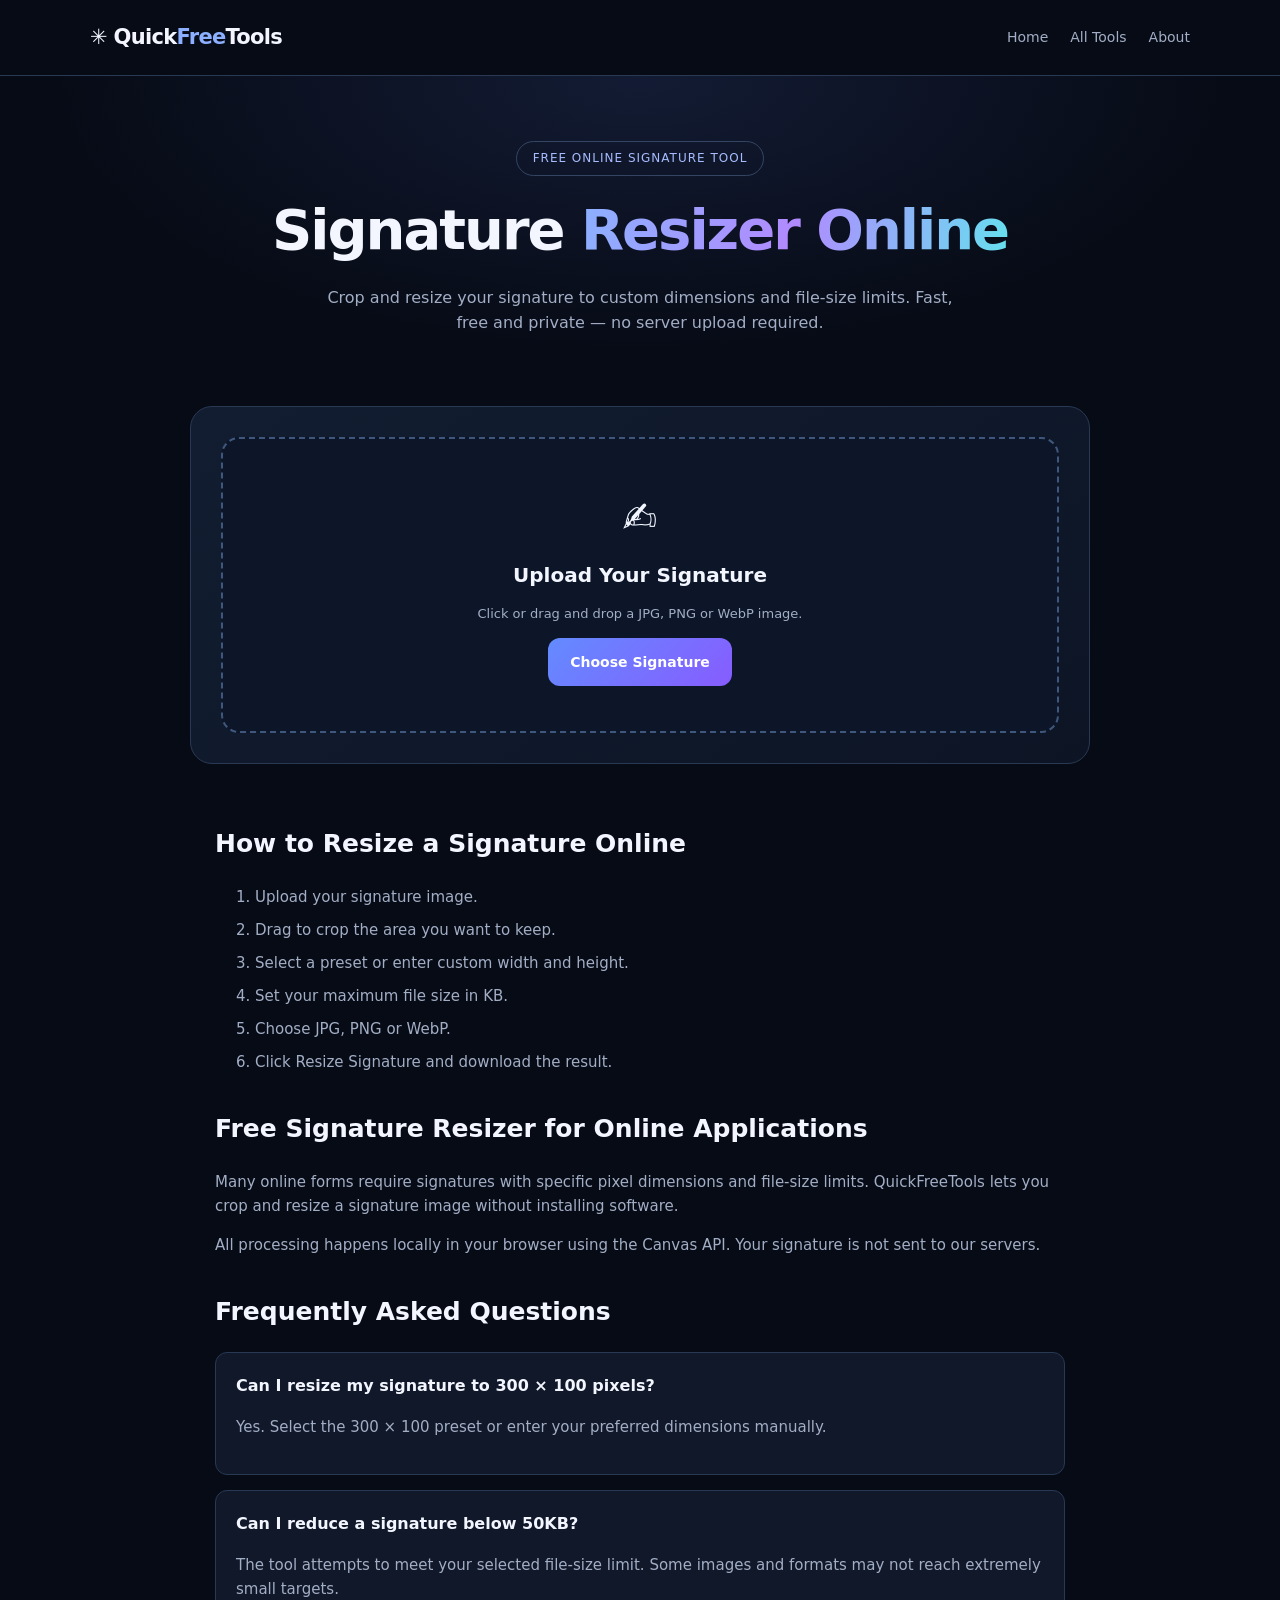
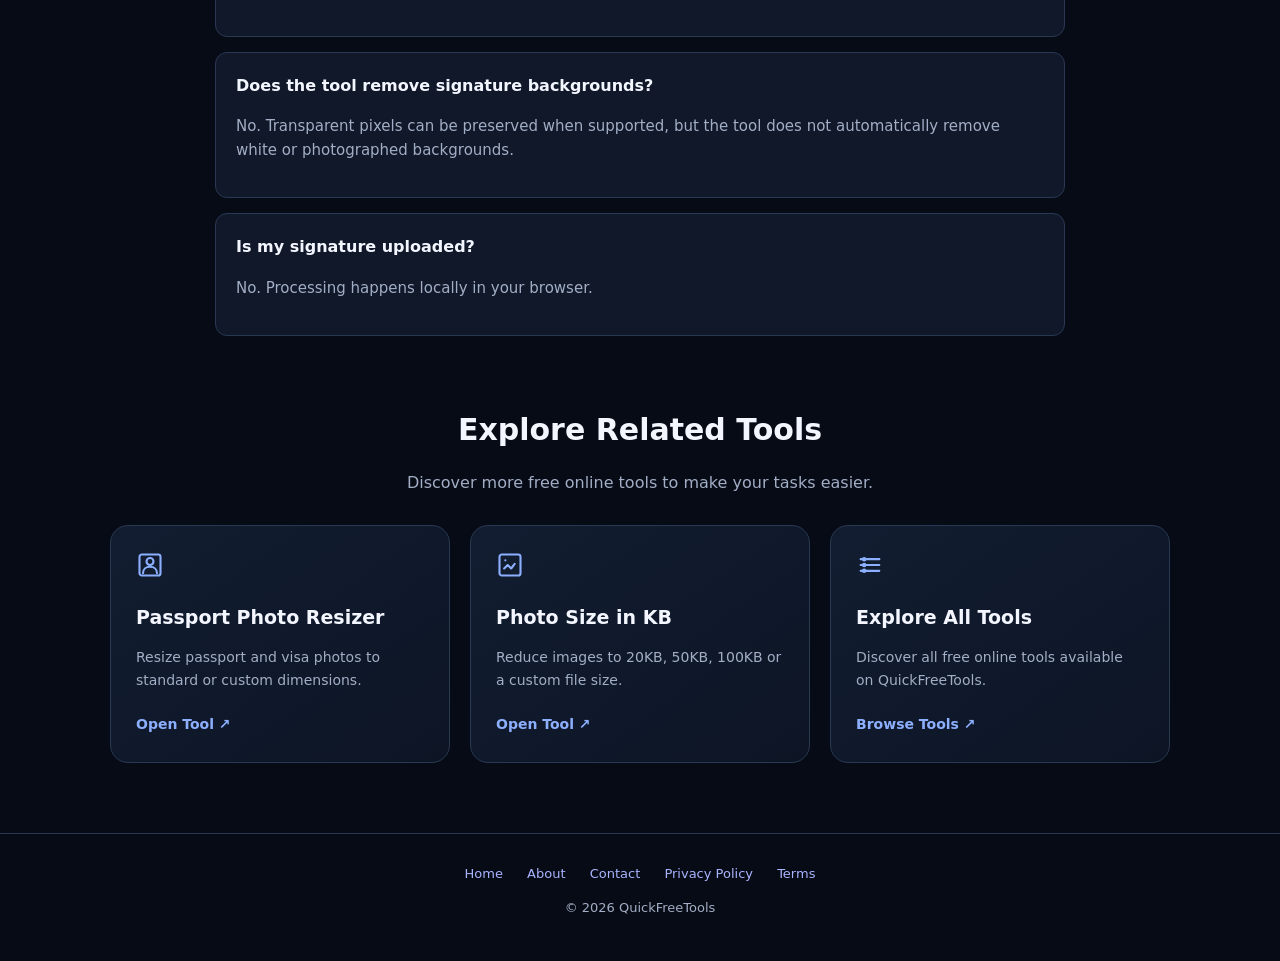
<file: signature-resizer.html>
<!DOCTYPE html>
<html lang="en">
<head>
<meta charset="UTF-8">
<meta name="viewport" content="width=device-width, initial-scale=1">

<title>Signature Resizer Online - Resize Signature in Pixels & KB | QuickFreeTools</title>
<meta name="description" content="Resize and crop your signature online. Set custom width, height and target KB size. Free signature resizer with JPG, PNG and WebP download.">
<link rel="canonical" href="https://quickfreetools.github.io/quickfreetools/signature-resizer.html">

<meta property="og:type" content="website">
<meta property="og:title" content="Free Signature Resizer Online | QuickFreeTools">
<meta property="og:description" content="Crop, resize and compress your signature online. Set pixels and KB limits.">
<meta property="og:url" content="https://quickfreetools.github.io/quickfreetools/signature-resizer.html">

<meta name="theme-color" content="#070b16">

<style>
:root{
--bg:#070b16;
--panel:#101829;
--panel2:#151f35;
--line:#293954;
--text:#f3f6ff;
--muted:#a2aec5;
--blue:#638bff;
--purple:#875cff;
--green:#73e6b2;
--red:#ff9292;
}

*{box-sizing:border-box}

body{
margin:0;
background:var(--bg);
color:var(--text);
font-family:Inter,system-ui,-apple-system,Arial,sans-serif;
line-height:1.6;
}

a{color:inherit;text-decoration:none}
button,input,select{font:inherit}
button{cursor:pointer}

.container{
width:min(1100px,92%);
margin:auto;
}

nav{
background:#070b16;
border-bottom:1px solid var(--line);
}

.navbar{
min-height:75px;
display:flex;
align-items:center;
justify-content:space-between;
gap:20px;
}

.logo{
font-size:21px;
font-weight:850;
letter-spacing:-.7px;
}

.logo span{color:#8cb0ff}

.navlinks{
display:flex;
gap:22px;
font-size:14px;
color:var(--muted);
}

.hero{
text-align:center;
padding:65px 15px 40px;
background:radial-gradient(ellipse at top,rgba(99,139,255,.13),transparent 65%);
}

.badge{
display:inline-block;
border:1px solid #344563;
border-radius:30px;
padding:7px 16px;
color:#a7bcff;
font-size:12px;
letter-spacing:1px;
}

h1{
font-size:clamp(32px,5vw,56px);
line-height:1.15;
letter-spacing:-2px;
margin:22px 0;
}

.gradient{
background:linear-gradient(100deg,#8cb0ff,#b18aff,#66e0ef);
-webkit-background-clip:text;
background-clip:text;
color:transparent;
}

.hero p{
color:var(--muted);
max-width:650px;
margin:auto;
}

.toolbox{
background:linear-gradient(145deg,#121d31,#0d1525);
border:1px solid var(--line);
border-radius:22px;
padding:30px;
margin:30px auto 60px;
max-width:900px;
}

.dropzone{
border:2px dashed #40577d;
background:#0c1628;
border-radius:18px;
text-align:center;
padding:45px 20px;
cursor:pointer;
transition:.2s;
}

.dropzone:hover,
.dropzone.dragover{
border-color:var(--blue);
background:#14213a;
}

.uploadicon{font-size:42px}
.dropzone h2{font-size:20px;margin:8px 0}
.dropzone p{font-size:13px;color:var(--muted)}
input[type=file]{display:none}

.btn{
border:0;
background:linear-gradient(135deg,var(--blue),var(--purple));
color:#fff;
border-radius:12px;
padding:13px 22px;
font-size:14px;
font-weight:750;
transition:.2s;
}

.btn:hover{filter:brightness(1.12)}
.btn:disabled{opacity:.5;cursor:not-allowed}

.btn.secondary{
background:#1a2740;
border:1px solid #344563;
}

.editor{display:none;margin-top:30px}
.editor.active{display:block}

.sectiontitle{
font-size:18px;
margin:26px 0 12px;
}

.cropwrap{
position:relative;
max-width:100%;
width:max-content;
margin:0 auto;
border:1px solid var(--line);
border-radius:12px;
overflow:hidden;
background:#fff;
touch-action:none;
}

.cropwrap img{
display:block;
max-width:100%;
max-height:380px;
width:auto;
height:auto;
user-select:none;
-webkit-user-drag:none;
}

.cropbox{
position:absolute;
border:2px dashed #638bff;
background:rgba(99,139,255,.13);
pointer-events:none;
display:none;
}

.crophelp{
text-align:center;
color:var(--muted);
font-size:13px;
margin-top:12px;
}

.fields{
display:grid;
grid-template-columns:repeat(2,minmax(0,1fr));
gap:16px;
margin-top:20px;
}

label{
display:block;
font-size:13px;
color:var(--muted);
margin-bottom:7px;
}

input[type=number],
select{
width:100%;
background:#0d1627;
color:white;
border:1px solid #344766;
border-radius:10px;
padding:13px;
}

.presets{
display:flex;
gap:10px;
flex-wrap:wrap;
margin-top:12px;
}

.preset{
background:#18243a;
border:1px solid #344563;
color:white;
padding:10px 15px;
border-radius:10px;
font-size:13px;
}

.actions{
display:flex;
gap:12px;
flex-wrap:wrap;
margin-top:25px;
}

.status{
display:none;
margin-top:20px;
padding:15px;
background:#111c30;
border:1px solid #30415e;
border-radius:12px;
color:#b8caff;
overflow-wrap:anywhere;
}

.status.show{display:block}

.result{
display:none;
text-align:center;
background:#101f28;
border:1px solid #315a52;
padding:25px;
border-radius:16px;
margin-top:25px;
}

.result.active{display:block}
.result h2{color:var(--green);font-size:22px}

.previewbox{
display:inline-block;
max-width:100%;
padding:15px;
border-radius:10px;
background:
linear-gradient(45deg,#ddd 25%,transparent 25%),
linear-gradient(-45deg,#ddd 25%,transparent 25%),
linear-gradient(45deg,transparent 75%,#ddd 75%),
linear-gradient(-45deg,transparent 75%,#ddd 75%);
background-size:20px 20px;
background-position:0 0,0 10px,10px -10px,-10px 0;
background-color:white;
}

.previewbox img{
display:block;
max-width:100%;
max-height:250px;
}

.info{
display:flex;
justify-content:center;
gap:15px;
flex-wrap:wrap;
margin:20px 0;
}

.infobox{
background:#151f35;
border:1px solid var(--line);
border-radius:12px;
padding:12px 20px;
min-width:130px;
}

.infobox strong{
display:block;
font-size:19px;
color:#8cb0ff;
}

.infobox span{
font-size:12px;
color:var(--muted);
}

.note{
color:var(--muted);
font-size:13px;
}

.content{
max-width:850px;
margin:60px auto;
}

.content h2{font-size:25px;margin-top:35px}
.content p,.content li{color:var(--muted);font-size:15px}
.content li{margin-bottom:9px}

.faq{
background:var(--panel);
border:1px solid var(--line);
border-radius:12px;
padding:20px;
margin:15px 0;
}

.faq h3{margin-top:0;font-size:16px}

footer{
border-top:1px solid var(--line);
padding:30px 15px;
text-align:center;
color:var(--muted);
font-size:13px;
}

footer a{margin:0 10px;color:#a8b4ff}

@media(max-width:600px){
.navlinks{gap:12px;font-size:12px}
.logo{font-size:17px}
.hero{padding:45px 10px 30px}
.toolbox{padding:18px}
.fields{grid-template-columns:1fr}
.actions{flex-direction:column}
.actions .btn{width:100%}
}
/* RELATED TOOLS */

.related-tools {
  max-width: 1100px;
  margin: 70px auto;
  padding: 0 20px;
  text-align: center;
}

.related-tools h2 {
  font-size: 30px;
  margin-bottom: 10px;
  color: #f3f6ff;
}

.related-desc {
  color: #a2aec5;
  margin-bottom: 30px;
}

.related-grid {
  display: grid;
  grid-template-columns: repeat(3, minmax(0, 1fr));
  gap: 20px;
}

.related-card {
  display: block;
  text-align: left;
  padding: 25px;
  border-radius: 18px;
  background: linear-gradient(145deg, #121d31, #0d1525);
  border: 1px solid #293954;
  text-decoration: none;
  transition: 0.25s ease;
}

.related-card:hover {
  border-color: #638bff;
  transform: translateY(-4px);
}

.related-icon {
  color: #8cb0ff;
  margin-bottom: 15px;
}

.related-card h3 {
  font-size: 19px;
  color: #f3f6ff;
  margin: 0 0 10px;
}

.related-card p {
  font-size: 14px;
  color: #a2aec5;
  margin-bottom: 20px;
}

.related-card span {
  color: #8cb0ff;
  font-weight: 700;
  font-size: 14px;
}

@media (max-width: 700px) {
  .related-grid {
    grid-template-columns: 1fr;
  }

  .related-tools h2 {
    font-size: 25px;
  }
}
</style>
</head>

<body>

<nav>
<div class="container navbar">
<a class="logo" href="index.html">✳ Quick<span>Free</span>Tools</a>
<div class="navlinks">
<a href="index.html">Home</a>
<a href="index.html#tools">All Tools</a>
<a href="about.html">About</a>
</div>
</div>
</nav>

<header class="hero">
<div class="badge">FREE ONLINE SIGNATURE TOOL</div>
<h1>Signature <span class="gradient">Resizer Online</span></h1>
<p>Crop and resize your signature to custom dimensions and file-size limits. Fast, free and private — no server upload required.</p>
</header>

<main class="container">

<section class="toolbox" aria-label="Signature resizer">

<div class="dropzone" id="dropzone" role="button" tabindex="0">
<div class="uploadicon">✍️</div>
<h2>Upload Your Signature</h2>
<p>Click or drag and drop a JPG, PNG or WebP image.</p>
<button type="button" class="btn" id="chooseBtn">Choose Signature</button>
</div>

<input id="fileInput" type="file" accept="image/jpeg,image/png,image/webp">

<div class="editor" id="editor">

<h2 class="sectiontitle">1. Crop Your Signature</h2>

<div class="cropwrap" id="cropwrap">
<img id="sourcePreview" alt="Uploaded signature">
<div class="cropbox" id="cropbox"></div>
</div>

<p class="crophelp">Drag across the image to select an area. Leave it unchanged to use the full image.</p>

<div class="actions">
<button class="btn secondary" id="resetCrop">Reset Crop</button>
</div>

<h2 class="sectiontitle">2. Choose Signature Dimensions</h2>

<div class="presets">
<button class="preset" data-w="300" data-h="100">300 × 100</button>
<button class="preset" data-w="400" data-h="150">400 × 150</button>
<button class="preset" data-w="200" data-h="80">200 × 80</button>
</div>

<div class="fields">

<div>
<label for="width">Width (pixels)</label>
<input type="number" id="width" min="1" max="5000" value="300">
</div>

<div>
<label for="height">Height (pixels)</label>
<input type="number" id="height" min="1" max="5000" value="100">
</div>

<div>
<label for="targetKB">Maximum File Size (KB)</label>
<input type="number" id="targetKB" min="1" max="10000" value="50">
</div>

<div>
<label for="format">Output Format</label>
<select id="format">
<option value="image/jpeg">JPG</option>
<option value="image/png">PNG</option>
<option value="image/webp">WebP</option>
</select>
</div>

<div>
<label for="background">Background</label>
<select id="background">
<option value="white">White</option>
<option value="transparent">Transparent (PNG/WebP)</option>
</select>
</div>

</div>

<p class="note">Transparent background is supported only for images that already contain transparency. This tool does not automatically remove a photographed background.</p>

<div class="actions">
<button class="btn" id="resizeBtn">Resize Signature</button>
<button class="btn secondary" id="resetBtn">Choose Another Signature</button>
</div>

<div class="status" id="status" role="status" aria-live="polite"></div>

<div class="result" id="result">

<h2>✓ Your Signature Is Ready</h2>

<div class="previewbox">
<img id="resultPreview" alt="Resized signature">
</div>

<div class="info">

<div class="infobox">
<strong id="originalSize">0 KB</strong>
<span>Original Size</span>
</div>

<div class="infobox">
<strong id="newSize">0 KB</strong>
<span>New Size</span>
</div>

<div class="infobox">
<strong id="resultDimensions">0 × 0</strong>
<span>Dimensions</span>
</div>

</div>

<p id="resultNote" class="note"></p>

<button class="btn" id="downloadBtn">Download Signature</button>

</div>
</div>
</section>

<section class="content">

<h2>How to Resize a Signature Online</h2>
<ol>
<li>Upload your signature image.</li>
<li>Drag to crop the area you want to keep.</li>
<li>Select a preset or enter custom width and height.</li>
<li>Set your maximum file size in KB.</li>
<li>Choose JPG, PNG or WebP.</li>
<li>Click Resize Signature and download the result.</li>
</ol>

<h2>Free Signature Resizer for Online Applications</h2>
<p>Many online forms require signatures with specific pixel dimensions and file-size limits. QuickFreeTools lets you crop and resize a signature image without installing software.</p>

<p>All processing happens locally in your browser using the Canvas API. Your signature is not sent to our servers.</p>

<h2>Frequently Asked Questions</h2>

<div class="faq">
<h3>Can I resize my signature to 300 × 100 pixels?</h3>
<p>Yes. Select the 300 × 100 preset or enter your preferred dimensions manually.</p>
</div>

<div class="faq">
<h3>Can I reduce a signature below 50KB?</h3>
<p>The tool attempts to meet your selected file-size limit. Some images and formats may not reach extremely small targets.</p>
</div>

<div class="faq">
<h3>Does the tool remove signature backgrounds?</h3>
<p>No. Transparent pixels can be preserved when supported, but the tool does not automatically remove white or photographed backgrounds.</p>
</div>

<div class="faq">
<h3>Is my signature uploaded?</h3>
<p>No. Processing happens locally in your browser.</p>
</div>

</section>

<section class="related-tools" aria-labelledby="related-title">

<h2 id="related-title">Explore Related Tools</h2>

<p class="related-desc">
Discover more free online tools to make your tasks easier.
</p>

<div class="related-grid">

<a href="passport-photo-resizer.html" class="related-card">

<div class="related-icon">
<svg width="28" height="28" viewBox="0 0 24 24"
fill="none" stroke="currentColor" stroke-width="1.8"
stroke-linecap="round" stroke-linejoin="round" aria-hidden="true">
<rect x="3" y="3" width="18" height="18" rx="2"/>
<circle cx="12" cy="9" r="3"/>
<path d="M6 19c0-3.5 2.5-5.5 6-5.5s6 2 6 5.5"/>
</svg>
</div>

<h3>Passport Photo Resizer</h3>

<p>Resize passport and visa photos to standard or custom dimensions.</p>

<span>Open Tool ↗</span>
</a>

<a href="photo-size-in-kb.html" class="related-card">

<div class="related-icon">
<svg width="28" height="28" viewBox="0 0 24 24"
fill="none" stroke="currentColor" stroke-width="1.8"
stroke-linecap="round" stroke-linejoin="round" aria-hidden="true">
<rect x="3" y="3" width="18" height="18" rx="2"/>
<path d="M7 15l3-3 3 3 3-4"/>
<path d="M8 8h.01"/>
</svg>
</div>

<h3>Photo Size in KB</h3>

<p>Reduce images to 20KB, 50KB, 100KB or a custom file size.</p>

<span>Open Tool ↗</span>
</a>

<a href="index.html#tools" class="related-card">

<div class="related-icon">
<svg width="28" height="28" viewBox="0 0 24 24"
fill="none" stroke="currentColor" stroke-width="1.8"
stroke-linecap="round" stroke-linejoin="round" aria-hidden="true">
<path d="M4 7h16M4 12h16M4 17h16"/>
<circle cx="7" cy="7" r="1"/>
<circle cx="7" cy="12" r="1"/>
<circle cx="7" cy="17" r="1"/>
</svg>
</div>

<h3>Explore All Tools</h3>

<p>Discover all free online tools available on QuickFreeTools.</p>

<span>Browse Tools ↗</span>
</a>

</div>
</section>
  
</main>

<footer>
<a href="index.html">Home</a>
<a href="about.html">About</a>
<a href="contact.html">Contact</a>
<a href="privacy-policy.html">Privacy Policy</a>
<a href="terms.html">Terms</a>
<p>© 2026 QuickFreeTools</p>
</footer>

<script>
"use strict";

const $ = id => document.getElementById(id);

let sourceFile = null;
let sourceImage = null;
let sourceURL = null;
let resultBlob = null;
let resultURL = null;

let crop = null;
let dragging = false;
let startX = 0;
let startY = 0;

const fileInput = $("fileInput");
const dropzone = $("dropzone");
const cropwrap = $("cropwrap");
const preview = $("sourcePreview");
const cropbox = $("cropbox");

function formatKB(bytes){
return (bytes/1024).toFixed(2)+" KB";
}

function showStatus(message){
$("status").textContent=message;
$("status").classList.add("show");
}

function clearResult(){
resultBlob=null;

if(resultURL){
URL.revokeObjectURL(resultURL);
resultURL=null;
}

$("resultPreview").removeAttribute("src");
$("result").classList.remove("active");
}

function resetCrop(){
crop=null;
cropbox.style.display="none";
}

function resetTool(){
clearResult();
resetCrop();

if(sourceURL){
URL.revokeObjectURL(sourceURL);
sourceURL=null;
}

sourceFile=null;
sourceImage=null;
fileInput.value="";
preview.removeAttribute("src");
$("editor").classList.remove("active");
$("status").classList.remove("show");
}

function loadFile(file){

if(!file)return;

if(!["image/jpeg","image/png","image/webp"].includes(file.type)){
alert("Please upload a JPG, PNG or WebP image.");
return;
}

resetTool();

sourceFile=file;
sourceURL=URL.createObjectURL(file);

const img=new Image();

img.onload=()=>{
sourceImage=img;
preview.src=sourceURL;

$("originalSize").textContent=formatKB(file.size);
$("editor").classList.add("active");
};

img.onerror=()=>{
resetTool();
alert("Unable to open this image.");
};

img.src=sourceURL;
}

$("chooseBtn").addEventListener("click",e=>{
e.stopPropagation();
fileInput.click();
});

dropzone.addEventListener("click",()=>fileInput.click());

dropzone.addEventListener("keydown",e=>{
if(e.key==="Enter"||e.key===" "){
e.preventDefault();
fileInput.click();
}
});

fileInput.addEventListener("change",e=>{
loadFile(e.target.files[0]);
});

dropzone.addEventListener("dragover",e=>{
e.preventDefault();
dropzone.classList.add("dragover");
});

dropzone.addEventListener("dragleave",()=>{
dropzone.classList.remove("dragover");
});

dropzone.addEventListener("drop",e=>{
e.preventDefault();
dropzone.classList.remove("dragover");
loadFile(e.dataTransfer.files[0]);
});

function getPoint(e){
const rect=preview.getBoundingClientRect();

return {
x:Math.max(0,Math.min(rect.width,e.clientX-rect.left)),
y:Math.max(0,Math.min(rect.height,e.clientY-rect.top))
};
}

cropwrap.addEventListener("pointerdown",e=>{
if(!sourceImage)return;

dragging=true;
cropwrap.setPointerCapture(e.pointerId);

const p=getPoint(e);
startX=p.x;
startY=p.y;
crop={x:p.x,y:p.y,w:0,h:0};
});

cropwrap.addEventListener("pointermove",e=>{
if(!dragging)return;

const p=getPoint(e);

crop={
x:Math.min(startX,p.x),
y:Math.min(startY,p.y),
w:Math.abs(p.x-startX),
h:Math.abs(p.y-startY)
};

cropbox.style.display="block";
cropbox.style.left=crop.x+"px";
cropbox.style.top=crop.y+"px";
cropbox.style.width=crop.w+"px";
cropbox.style.height=crop.h+"px";
});

function finishCrop(){
if(!dragging)return;
dragging=false;

if(crop&&(crop.w<5||crop.h<5)){
resetCrop();
}
}

cropwrap.addEventListener("pointerup",finishCrop);
cropwrap.addEventListener("pointercancel",finishCrop);

$("resetCrop").addEventListener("click",resetCrop);

document.querySelectorAll(".preset").forEach(btn=>{
btn.addEventListener("click",()=>{
$("width").value=btn.dataset.w;
$("height").value=btn.dataset.h;
});
});

$("format").addEventListener("change",()=>{
if($("format").value==="image/jpeg"){
$("background").value="white";
}
});

function canvasToBlob(canvas,type,quality){
return new Promise((resolve,reject)=>{
canvas.toBlob(blob=>{
if(blob)resolve(blob);
else reject(new Error("Image conversion failed."));
},type,quality);
});
}

async function resizeSignature(){

if(!sourceImage||!sourceFile){
showStatus("Upload a signature first.");
return;
}

const width=Number($("width").value);
const height=Number($("height").value);
const targetKB=Number($("targetKB").value);
const format=$("format").value;

if(!Number.isInteger(width)||
!Number.isInteger(height)||
width<1||height<1||
width>5000||height>5000||
width*height>16000000){
showStatus("Enter valid dimensions up to 16 million pixels.");
return;
}

if(!Number.isFinite(targetKB)||targetKB<1||targetKB>10000){
showStatus("Enter a target from 1KB to 10000KB.");
return;
}

const button=$("resizeBtn");
button.disabled=true;
clearResult();
showStatus("Processing your signature...");

try{

const canvas=document.createElement("canvas");
canvas.width=width;
canvas.height=height;

const ctx=canvas.getContext("2d");

if(!ctx)throw new Error("Canvas is unavailable.");

const transparent=
$("background").value==="transparent"&&format!=="image/jpeg";

if(!transparent){
ctx.fillStyle="#ffffff";
ctx.fillRect(0,0,width,height);
}

let sx=0;
let sy=0;
let sw=sourceImage.naturalWidth;
let sh=sourceImage.naturalHeight;

if(crop&&crop.w>=5&&crop.h>=5){

const scaleX=sourceImage.naturalWidth/preview.clientWidth;
const scaleY=sourceImage.naturalHeight/preview.clientHeight;

sx=crop.x*scaleX;
sy=crop.y*scaleY;
sw=crop.w*scaleX;
sh=crop.h*scaleY;
}

ctx.imageSmoothingEnabled=true;
ctx.imageSmoothingQuality="high";

ctx.drawImage(sourceImage,sx,sy,sw,sh,0,0,width,height);

const targetBytes=targetKB*1024;

let bestBlob=null;

if(format==="image/png"){

bestBlob=await canvasToBlob(canvas,format);

}else{

let low=.05;
let high=.95;
let bestUnder=null;

for(let i=0;i<12;i++){

const quality=(low+high)/2;
const blob=await canvasToBlob(canvas,format,quality);

if(!bestBlob||blob.size<bestBlob.size){
bestBlob=blob;
}

if(blob.size<=targetBytes){
bestUnder=blob;
low=quality;
}else{
high=quality;
}
}

if(bestUnder)bestBlob=bestUnder;
}

if(!bestBlob)throw new Error("Unable to create image.");

resultBlob=bestBlob;
resultURL=URL.createObjectURL(bestBlob);

$("resultPreview").src=resultURL;
$("newSize").textContent=formatKB(bestBlob.size);
$("resultDimensions").textContent=width+" × "+height;

$("resultNote").textContent=
bestBlob.size<=targetBytes
?"Your signature is within the selected KB limit."
:"The selected KB limit could not be reached while keeping the requested dimensions.";

$("result").classList.add("active");

showStatus("Signature processing completed.");

$("result").scrollIntoView({
behavior:"smooth",
block:"start"
});

}catch(error){
showStatus(error.message||"Something went wrong.");
}finally{
button.disabled=false;
}
}

$("resizeBtn").addEventListener("click",resizeSignature);

$("resetBtn").addEventListener("click",resetTool);

$("downloadBtn").addEventListener("click",()=>{

if(!resultBlob||!resultURL)return;

const format=$("format").value;

const ext=
format==="image/png"?"png":
format==="image/webp"?"webp":"jpg";

const link=document.createElement("a");
link.href=resultURL;
link.download="quickfreetools-signature."+ext;

document.body.appendChild(link);
link.click();
link.remove();
});

window.addEventListener("pagehide",()=>{
if(sourceURL)URL.revokeObjectURL(sourceURL);
if(resultURL)URL.revokeObjectURL(resultURL);
});
</script>

</body>
</html>
</file>
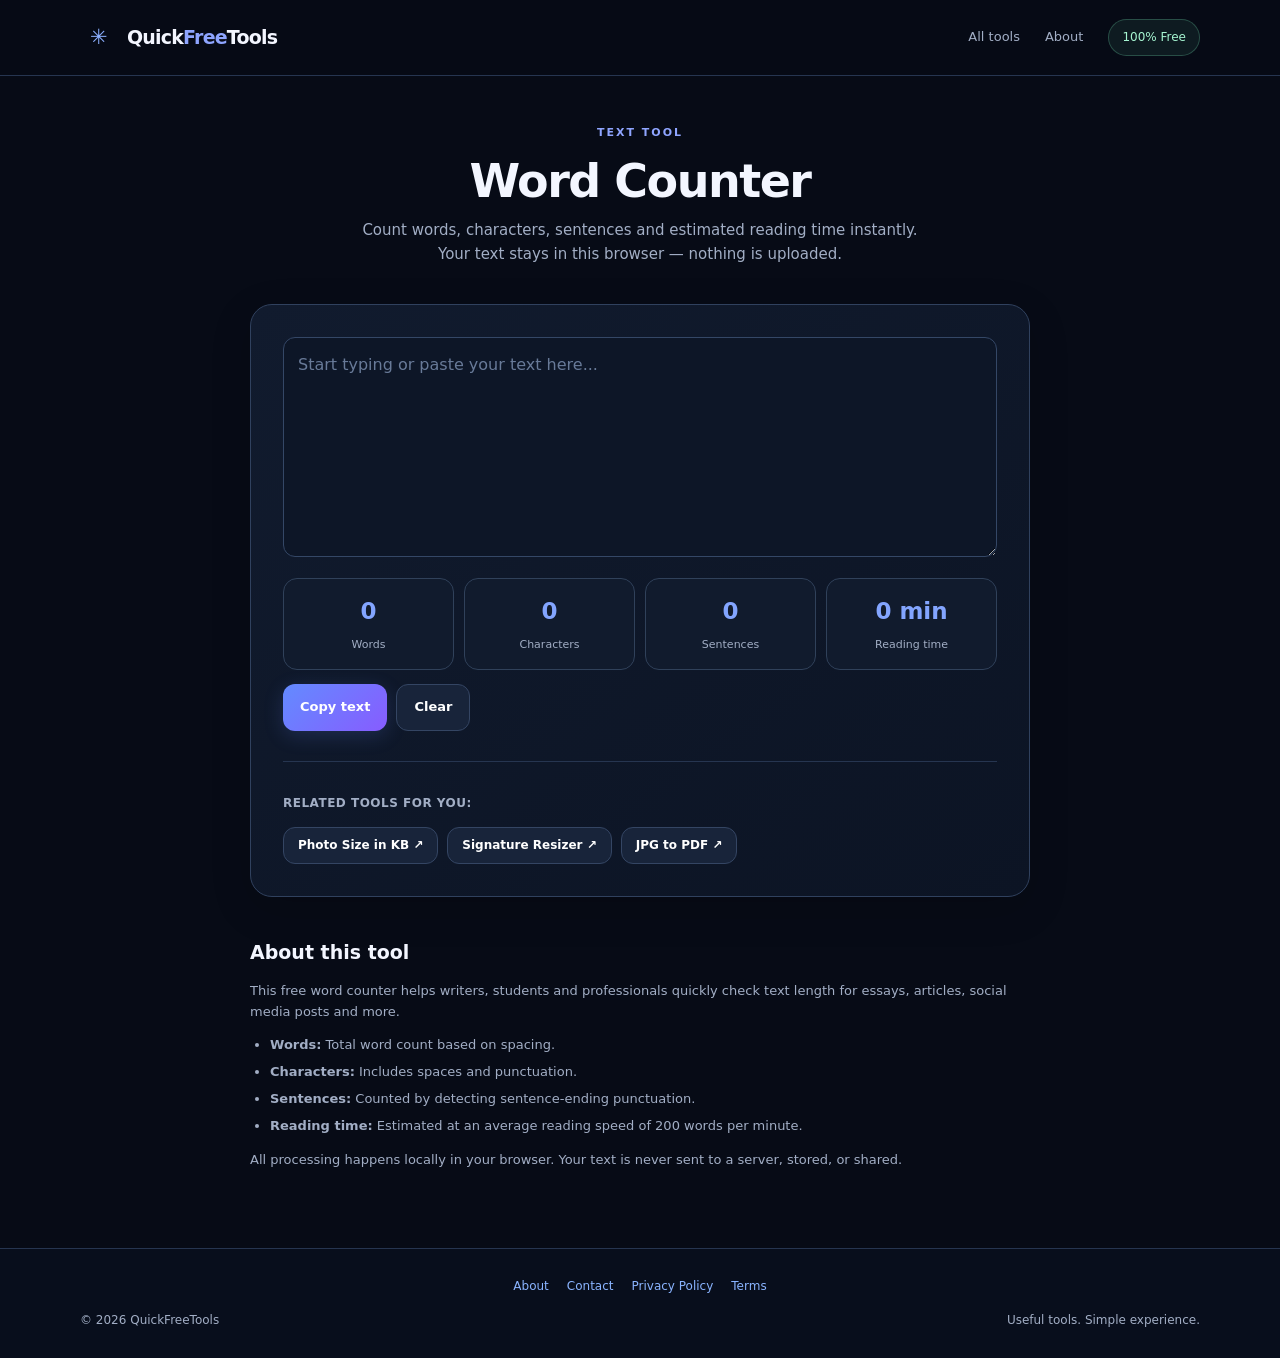
<file: word-counter.html>
<!DOCTYPE html>
<html lang="en">
<head>
<meta charset="UTF-8">
<meta name="viewport" content="width=device-width, initial-scale=1.0">
<meta name="theme-color" content="#080d1b">
<meta name="robots" content="index, follow">
<meta name="description" content="Free online word counter. Count words, characters, sentences and estimated reading time instantly. Your text stays private in your browser.">
<title>Word Counter — Count Words, Characters & Reading Time | QuickFreeTools</title>
<link rel="canonical" href="https://quickfreetools.github.io/quickfreetools/word-counter.html">

<meta property="og:type" content="website">
<meta property="og:site_name" content="QuickFreeTools">
<meta property="og:title" content="Word Counter — Free Online Tool">
<meta property="og:description" content="Count words, characters, sentences and estimated reading time instantly. Free, private and easy to use.">
<meta property="og:url" content="https://quickfreetools.github.io/quickfreetools/word-counter.html">
<meta name="twitter:card" content="summary">
<meta name="twitter:title" content="Word Counter — Free Online Tool">
<meta name="twitter:description" content="Count words, characters, sentences and estimated reading time instantly.">

<script type="application/ld+json">
{
  "@context": "https://schema.org",
  "@type": "WebApplication",
  "name": "Word Counter",
  "url": "https://quickfreetools.github.io/quickfreetools/word-counter.html",
  "applicationCategory": "UtilityApplication",
  "operatingSystem": "Any",
  "offers": {
    "@type": "Offer",
    "price": "0",
    "priceCurrency": "USD"
  },
  "description": "Free online word counter tool. Count words, characters, sentences and estimated reading time instantly."
}
</script>

<style>
:root{--bg:#080d1b;--panel:#10182a;--panel2:#141f35;--line:#24314a;--text:#f3f6ff;--muted:#98a6c1;--blue:#6485ff;--cyan:#49e0dc;--green:#76e6b2}
*{box-sizing:border-box}
html{scroll-behavior:smooth;scroll-padding-top:90px}
body{margin:0;background:var(--bg);color:var(--text);font-family:Inter,ui-sans-serif,system-ui,-apple-system,Arial,sans-serif;line-height:1.6}
button,input,textarea,select{font:inherit}
button{cursor:pointer}
a{color:inherit;text-decoration:none}
.wrap{width:min(1120px,92%);margin:auto}
nav{height:76px;border-bottom:1px solid var(--line);display:flex;align-items:center;position:sticky;top:0;background:#080d1bf2;backdrop-filter:blur(16px);z-index:10}
.navrow{display:flex;align-items:center;justify-content:space-between;gap:18px}
.logo{display:flex;align-items:center;gap:10px;font-weight:850;font-size:19px;letter-spacing:-.7px}
.logoicon{width:37px;height:37px;display:grid;place-items:center;border-radius:12px;background:linear-gradient(135deg,#6888ff,#48dedb);color:#081020;font-size:21px}
.logo em{font-style:normal;color:#8ea5ff}
.navlinks{display:flex;align-items:center;gap:25px;color:var(--muted);font-size:13px}
.navlinks a:hover{color:white}
.pill{border:1px solid #35466a;border-radius:30px;padding:8px 13px;color:#dce4ff;font-size:12px}
.pagehead{padding:48px 0 28px;text-align:center}
.kicker{color:#8fa5ff;font-size:11px;text-transform:uppercase;letter-spacing:2px;font-weight:800}
h1{font-size:clamp(30px,5vw,46px);line-height:1.1;letter-spacing:-1.5px;margin:14px 0 12px;font-weight:850}
.pagehead p{max-width:560px;margin:0 auto;color:var(--muted);font-size:15px}
.section{padding:10px 0 65px}
.btn{border:0;border-radius:11px;padding:12px 17px;background:linear-gradient(135deg,#718aff,#4c68ee);color:white;font-weight:750;font-size:13px;transition:transform .2s,filter .2s}
.btn:hover{filter:brightness(1.12);transform:translateY(-1px)}
.btn.secondary{background:#1a2740;border:1px solid #344563}
.btn:disabled{opacity:.45;cursor:not-allowed;transform:none}
.toolpanel{background:#10192b;border:1px solid #293853;border-radius:20px;padding:clamp(18px,4vw,32px);max-width:780px;margin:0 auto}
textarea{width:100%;background:#080f1e;border:1px solid #2a3955;border-radius:12px;color:white;padding:14px;outline:none;min-height:220px;resize:vertical}
textarea:focus{border-color:var(--blue)}
textarea::placeholder{color:#687a98}
.metrics{display:grid;grid-template-columns:repeat(4,1fr);gap:10px;margin-top:13px}
.metric{padding:14px;border:1px solid #293853;border-radius:12px;background:#0c1424;text-align:center}
.metric strong{display:block;font-size:23px;color:#a5b5ff}
.metric span{font-size:11px;color:var(--muted)}
.rowtools{display:flex;gap:9px;flex-wrap:wrap;margin-top:14px}
.status{color:var(--green);font-size:13px;margin-top:13px;overflow-wrap:anywhere}
.related{margin-top:30px;border-top:1px solid var(--line);padding-top:20px;text-align:left}
.related p{font-size:12px;color:var(--muted);margin-bottom:12px;font-weight:700;letter-spacing:.5px}
.related .rowtools a{font-size:12px;padding:8px 14px;margin:0}
.infoblock{max-width:780px;margin:40px auto 0;color:var(--muted);font-size:13px}
.infoblock h2{color:var(--text);font-size:19px;margin-bottom:10px}
.infoblock ul{padding-left:20px}
.infoblock li{margin-bottom:6px}
footer{border-top:1px solid var(--line);padding:28px 0;color:var(--muted);font-size:12px}
.footerrow{display:flex;justify-content:space-between;gap:15px;flex-wrap:wrap}
.footerlinks{display:flex;gap:18px;flex-wrap:wrap;justify-content:center;margin-bottom:14px;font-size:12px}
.footerlinks a{color:#8ab4ff}
.footerlinks a:hover{color:white}
.skip-link{position:absolute;left:-999px;top:auto;background:var(--blue);color:white;padding:10px 16px;border-radius:8px;z-index:100}
.skip-link:focus{left:16px;top:16px}
@media(max-width:700px){.navlinks{gap:12px}.navlinks .hide{display:none}.metrics{grid-template-columns:repeat(2,1fr)}}
</style>
<link rel="stylesheet" href="premium.css">
</head>
<body>
<a class="skip-link" href="#main-content">Skip to main content</a>

<nav>
  <div class="wrap navrow">
    <a class="logo" href="./" aria-label="QuickFreeTools home"><span class="logoicon">✳</span><span>Quick<em>Free</em>Tools</span></a>
    <div class="navlinks">
      <a href="./#tools">All tools</a>
      <a class="hide" href="about.html">About</a>
      <span class="pill">100% Free</span>
    </div>
  </div>
</nav>

<header class="pagehead">
  <div class="wrap">
    <div class="kicker">TEXT TOOL</div>
    <h1>Word Counter</h1>
    <p>Count words, characters, sentences and estimated reading time instantly. Your text stays in this browser — nothing is uploaded.</p>
  </div>
</header>

<main class="wrap" id="main-content">
<section class="section">
  <div class="toolpanel" aria-labelledby="toolHeading">
    <h2 id="toolHeading" class="sr-only" style="position:absolute;left:-9999px">Word Counter Tool</h2>
    <textarea id="textinput" placeholder="Start typing or paste your text here..." aria-label="Text to count"></textarea>
    <div class="metrics">
      <div class="metric"><strong id="wc">0</strong><span>Words</span></div>
      <div class="metric"><strong id="cc">0</strong><span>Characters</span></div>
      <div class="metric"><strong id="sc">0</strong><span>Sentences</span></div>
      <div class="metric"><strong id="rt">0 min</strong><span>Reading time</span></div>
    </div>
    <div class="rowtools">
      <button class="btn" onclick="copyText()">Copy text</button>
      <button class="btn secondary" onclick="document.getElementById('textinput').value='';countWords()">Clear</button>
    </div>
    <p id="copyStatus" class="status" role="status"></p>

    <div class="related">
      <p>RELATED TOOLS FOR YOU:</p>
      <div class="rowtools">
        <a href="photo-size-in-kb.html" class="btn secondary">Photo Size in KB ↗</a>
        <a href="signature-resizer.html" class="btn secondary">Signature Resizer ↗</a>
        <a href="jpg-to-pdf.html" class="btn secondary">JPG to PDF ↗</a>
      </div>
    </div>
  </div>

  <div class="infoblock">
    <h2>About this tool</h2>
    <p>This free word counter helps writers, students and professionals quickly check text length for essays, articles, social media posts and more.</p>
    <ul>
      <li><strong>Words:</strong> Total word count based on spacing.</li>
      <li><strong>Characters:</strong> Includes spaces and punctuation.</li>
      <li><strong>Sentences:</strong> Counted by detecting sentence-ending punctuation.</li>
      <li><strong>Reading time:</strong> Estimated at an average reading speed of 200 words per minute.</li>
    </ul>
    <p>All processing happens locally in your browser. Your text is never sent to a server, stored, or shared.</p>
  </div>
</section>
</main>

<footer>
  <div class="wrap">
    <div class="footerlinks">
      <a href="about.html">About</a>
      <a href="contact.html">Contact</a>
      <a href="privacy-policy.html">Privacy Policy</a>
      <a href="terms.html">Terms</a>
    </div>
    <div class="footerrow">
      <span>© <span id="year"></span> QuickFreeTools</span>
      <span>Useful tools. Simple experience.</span>
    </div>
  </div>
</footer>

<script>
const $=id=>document.getElementById(id);
$('year').textContent=new Date().getFullYear();

function countWords(){
  const t=$('textinput').value;
  const words=t.trim()?t.trim().split(/\s+/u).length:0;
  const sentences=t.trim()?(t.match(/[.!?]+(?=\s|$)/g)||[]).length:0;
  $('wc').textContent=words.toLocaleString();
  $('cc').textContent=t.length.toLocaleString();
  $('sc').textContent=sentences.toLocaleString();
  $('rt').textContent=(words?Math.max(1,Math.ceil(words/200)):0)+' min';
  $('copyStatus').textContent='';
}
$('textinput').addEventListener('input',countWords);

async function copyText(){
  const t=$('textinput').value;
  if(!t){$('copyStatus').textContent='Enter some text first.';return}
  try{
    await navigator.clipboard.writeText(t);
    $('copyStatus').textContent='Text copied to clipboard.';
  }catch(e){
    $('textinput').select();
    $('copyStatus').textContent='Text selected. Press Ctrl+C to copy.';
  }
}
</script>
</body>
</html>
</file>
<file: premium.css>
/* ==========================================
   QUICKFREETOOLS 2.0
   DARK PREMIUM EDITION
   ========================================== */

:root {
  --bg: #070b16;
  --panel: #101829;
  --panel2: #151f35;
  --line: #263550;
  --text: #f3f6ff;
  --muted: #a2aec5;
  --blue: #638bff;
  --cyan: #45d9ed;
  --green: #73e6b2;
}

/* GLOBAL */

body {
  background: var(--bg);
  color: var(--text);
  -webkit-font-smoothing: antialiased;
}

::selection {
  background: #638bff;
  color: #ffffff;
}

/* NAVIGATION */

nav {
  background: rgba(7, 11, 22, 0.92);
  border-bottom: 1px solid var(--line);
  backdrop-filter: blur(18px);
}

.logo {
  font-weight: 900;
  letter-spacing: -0.8px;
}

.logoicon {
  background: linear-gradient(
    135deg,
    #638bff,
    #9b5cff
  );
  box-shadow: 0 4px 22px rgba(99, 139, 255, 0.25);
}

.pill {
  background: rgba(115, 230, 178, 0.08);
  border: 1px solid rgba(115, 230, 178, 0.25);
  color: #a6f5d1;
}

/* HERO SECTION */

.hero {
  background:
    radial-gradient(
      ellipse at 50% 0%,
      rgba(99, 139, 255, 0.12),
      transparent 65%
    );
}

.hero::before {
  background: rgba(99, 139, 255, 0.15);
}

.eyebrow {
  border-color: rgba(99, 139, 255, 0.25);
  background: rgba(99, 139, 255, 0.07);
  color: #c2d1ff;
}

.gradient {
  background: linear-gradient(
    100deg,
    #8cb0ff,
    #b18aff,
    #66e0ef
  );

  -webkit-background-clip: text;
  background-clip: text;
  color: transparent;
}

/* SEARCH */

.searchbox {
  max-width: 620px;
}

.searchbox input {
  background: #111a2d;
  border: 1px solid #30405e;
  border-radius: 14px;
  color: white;
  box-shadow: 0 8px 30px rgba(0,0,0,0.15);
}

.searchbox input:focus {
  border-color: #638bff;
  box-shadow: 0 0 0 3px rgba(99,139,255,0.15);
}

/* BUTTONS */

.btn {
  background: linear-gradient(
    135deg,
    #638bff,
    #875cff
  );

  border-radius: 12px;
  box-shadow: 0 5px 20px rgba(99,139,255,0.18);
}

.btn:hover {
  filter: brightness(1.12);
  transform: translateY(-2px);
}

.btn.secondary {
  background: #18243a;
  border: 1px solid #344563;
  box-shadow: none;
}

/* TOOLS GRID */

.grid {
  gap: 22px;
}

.card {
  background: linear-gradient(
    145deg,
    #121d31,
    #0d1525
  );

  border: 1px solid #293954;
  border-radius: 20px;
  padding: 26px;

  box-shadow: 0 8px 30px rgba(0,0,0,0.12);

  transition:
    transform 0.25s ease,
    border-color 0.25s ease,
    box-shadow 0.25s ease;
}

.card:hover {
  border-color: #638bff;
  transform: translateY(-5px);
  box-shadow: 0 15px 40px rgba(0,0,0,0.25);
}

.toolicon {
  background: linear-gradient(
    135deg,
    #24395f,
    #20254c
  );

  border: 1px solid #344d78;
  border-radius: 15px;
}

.tag {
  background: rgba(99,139,255,0.12);
  color: #b8ccff;
  border: 1px solid rgba(99,139,255,0.18);
}

/* TOOL WORKSPACE */

.toolpanel {
  background: linear-gradient(
    145deg,
    #111b2e,
    #0c1424
  );

  border: 1px solid #30415e;
  border-radius: 22px;

  box-shadow: 0 12px 40px rgba(0,0,0,0.15);
}

.metric {
  background: #111b2d;
  border: 1px solid #30415a;
  border-radius: 14px;
}

.metric strong {
  color: #83a5ff;
}

/* INPUT FIELDS */

textarea,
.option input,
.option select {
  background: #0d1627;
  color: #ffffff;
  border: 1px solid #344766;
  border-radius: 12px;
}

textarea:focus,
.option input:focus,
.option select:focus {
  outline: none;
  border-color: #638bff;
  box-shadow: 0 0 0 3px rgba(99,139,255,0.12);
}

/* UPLOAD AREA */

.dropzone {
  background: #0c1628;
  border: 2px dashed #40577d;
  border-radius: 18px;
  transition: 0.25s ease;
}

.dropzone:hover {
  border-color: #638bff;
  background: #121f36;
}

/* FOOTER */

footer {
  border-top: 1px solid var(--line);
  background: #080e1c;
  color: var(--muted);
}

/* RESPONSIVE DESIGN */

@media (max-width: 900px) {

  .grid {
    grid-template-columns: repeat(2, minmax(0,1fr));
  }

  .hero {
    padding: 65px 20px;
  }

}

@media (max-width: 600px) {

  .grid {
    grid-template-columns: 1fr;
  }

  .hero {
    padding: 50px 16px;
  }

  .card {
    padding: 22px;
  }

  .toolpanel {
    padding: 20px;
  }

  .searchbox {
    flex-direction: column;
  }

  .searchbox input,
  .searchbox button {
    width: 100%;
  }

}

/* ACCESSIBILITY */

@media (prefers-reduced-motion: reduce) {

  *,
  *::before,
  *::after {
    animation-duration: 0.01ms !important;
    transition-duration: 0.01ms !important;
  }

}
/* Remove background box from homepage logo */

.logoicon {
  background: transparent !important;
  border: none !important;
  box-shadow: none !important;
  border-radius: 0 !important;
}
.logoicon {
  color: #8cb0ff !important;
}
</file>
